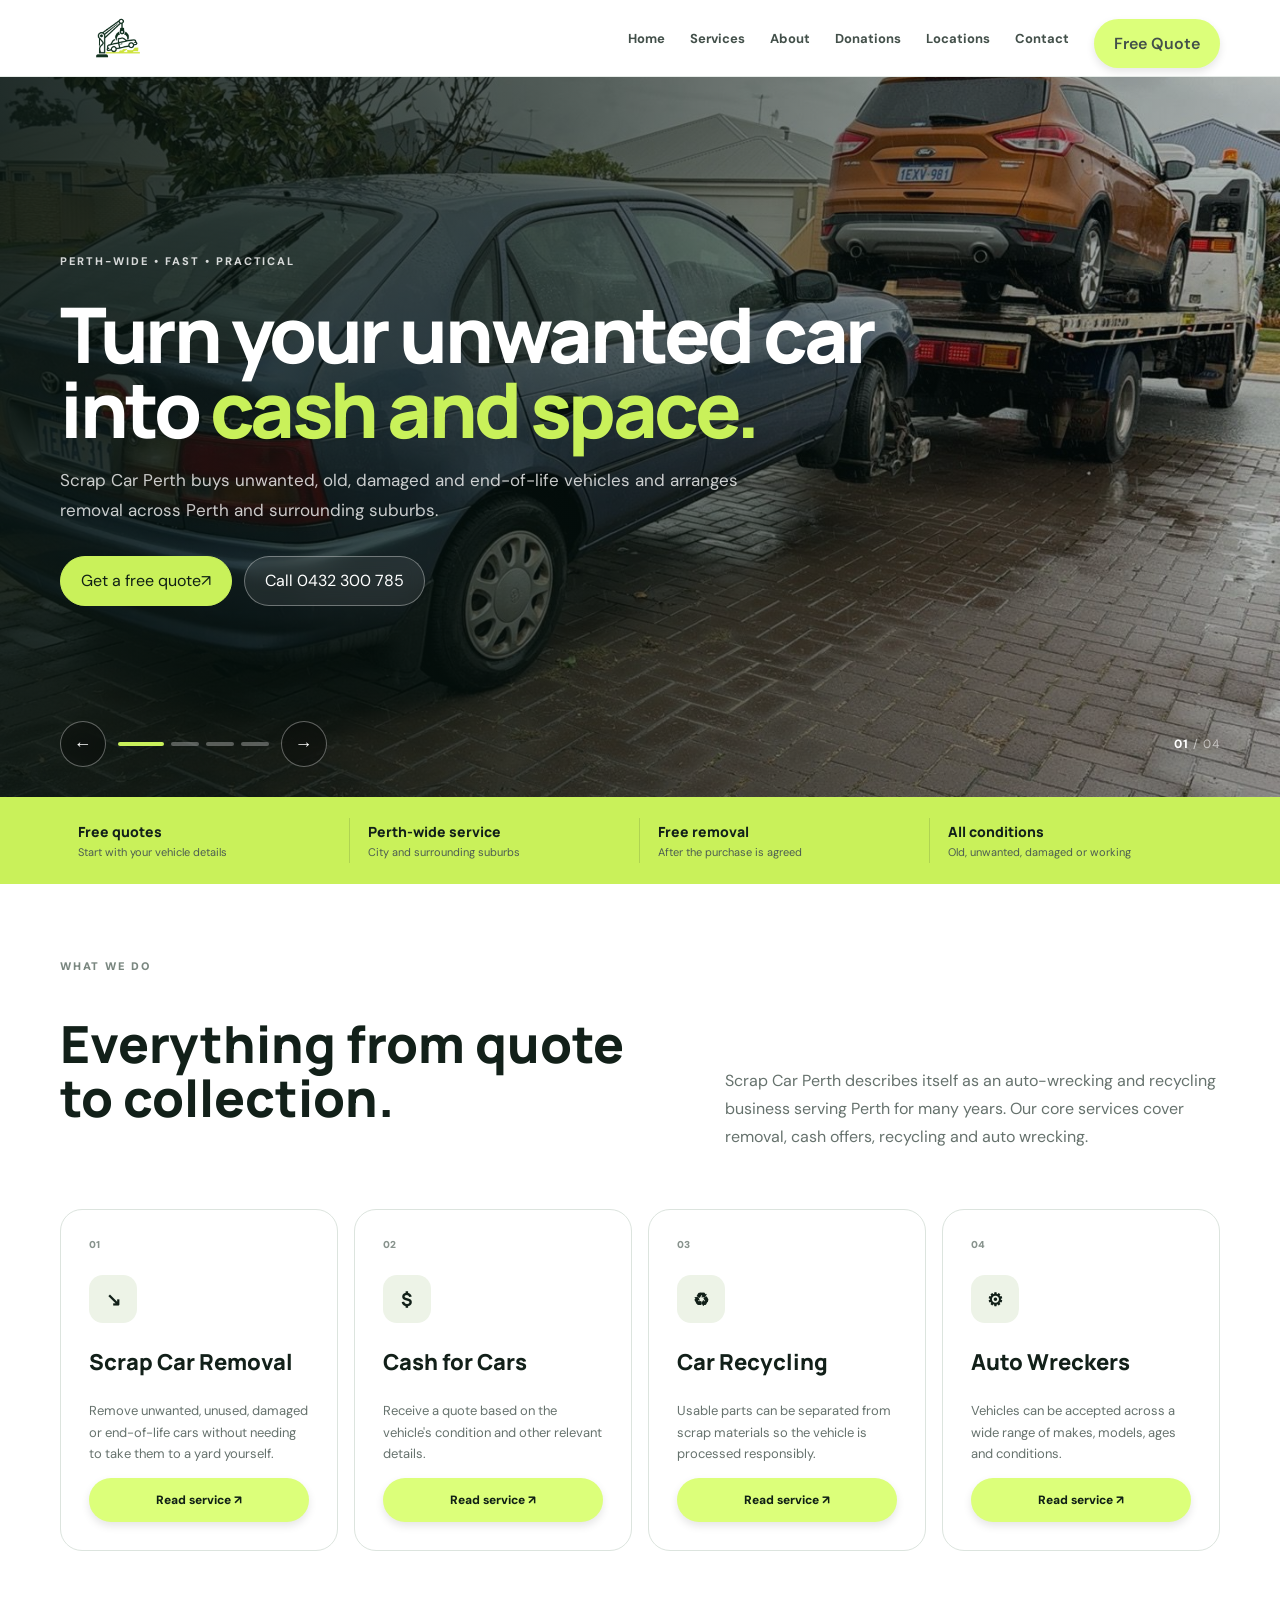
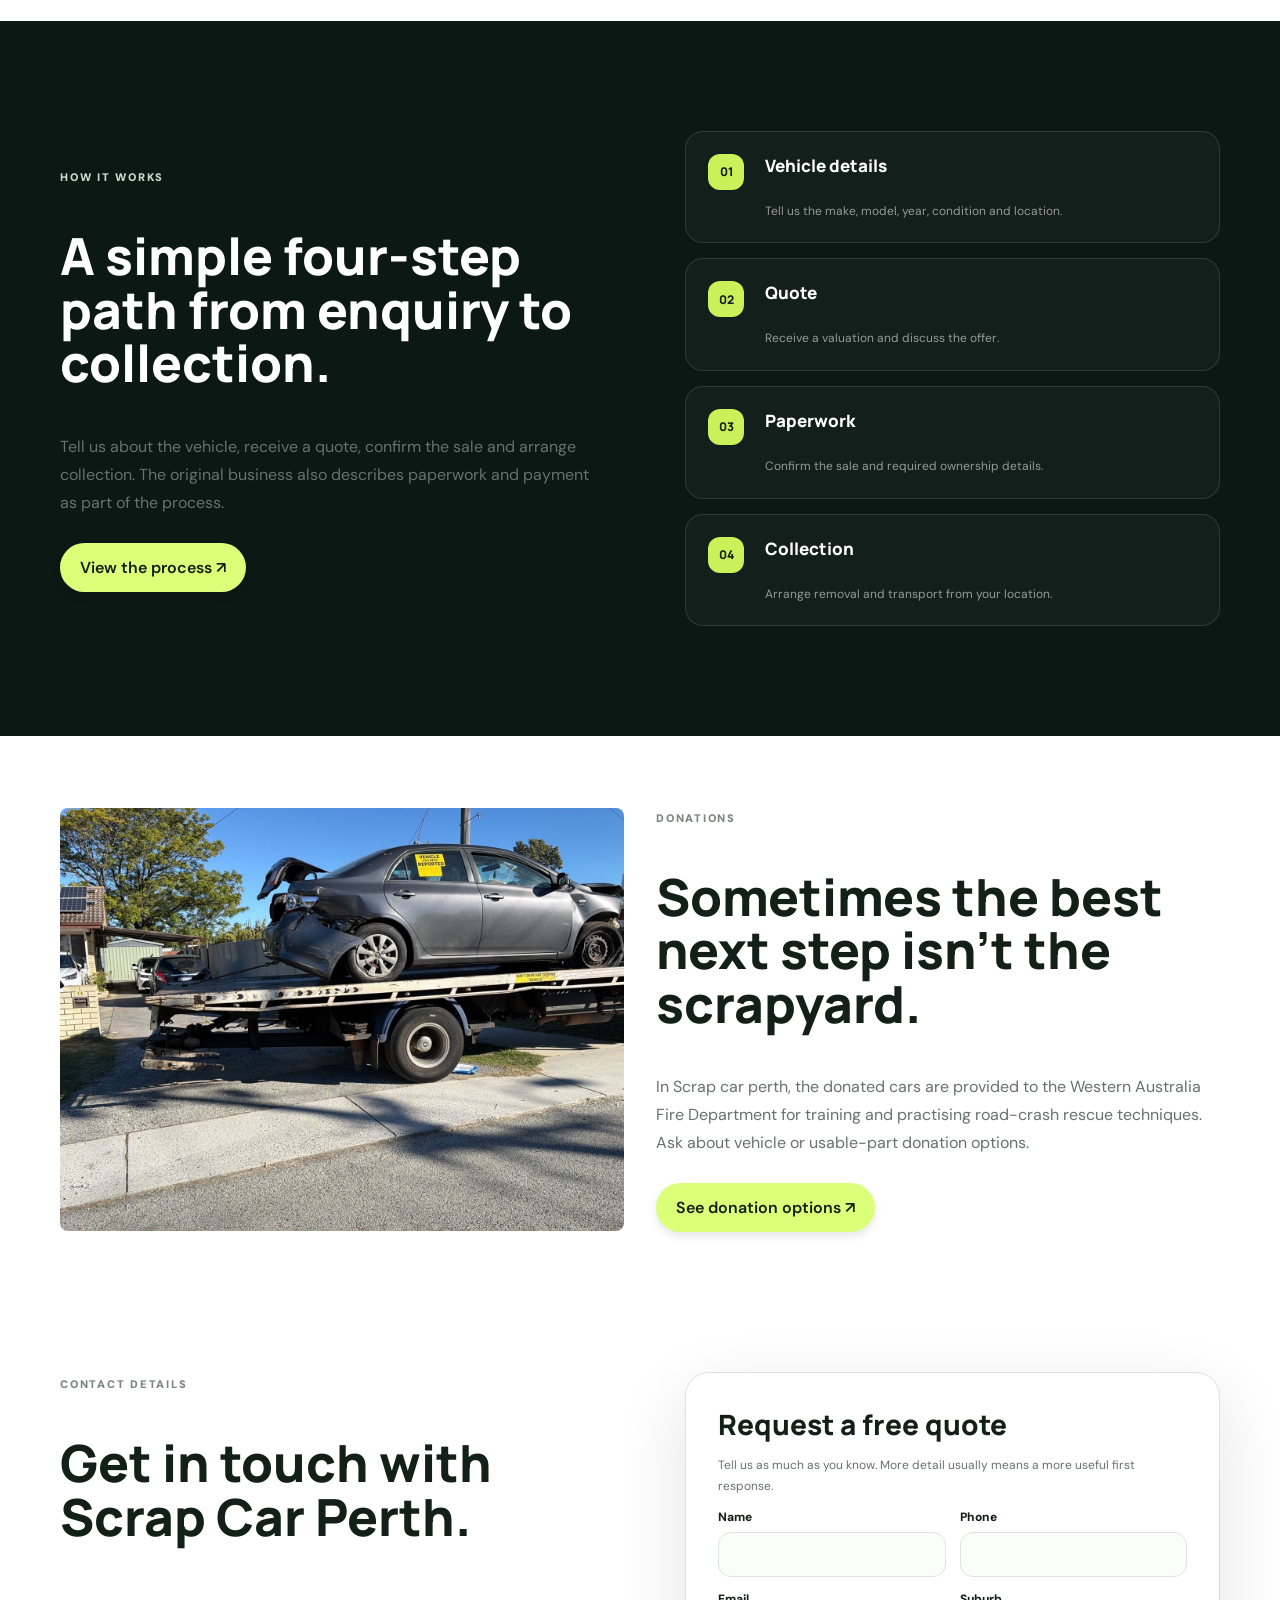
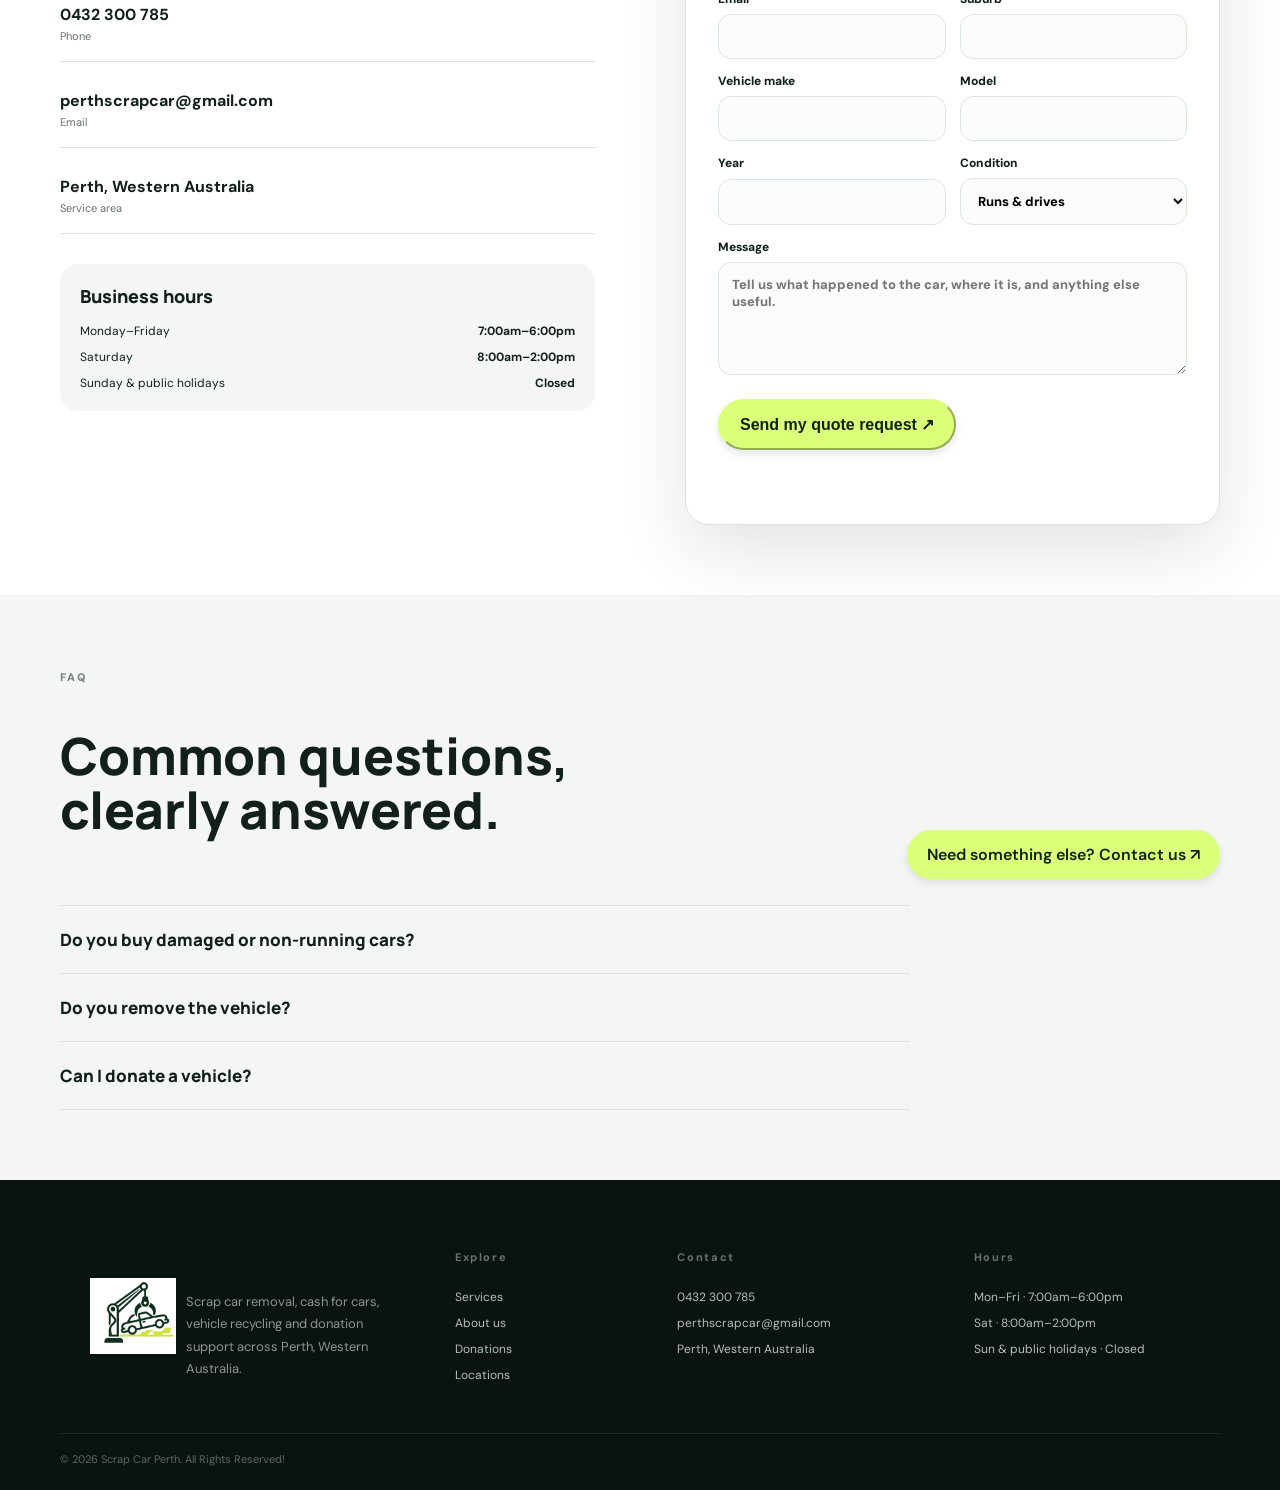
<file: index.html>
<!doctype html>
<html lang="en-AU">

<head>
    <meta charset="UTF-8">
    <meta name="viewport" content="width=device-width, initial-scale=1.0">
    <meta name="theme-color" content="#0f1d18">
    <link rel="preconnect" href="https://fonts.googleapis.com">
    <link rel="preconnect" href="https://fonts.gstatic.com" crossorigin>
    <link
        href="https://fonts.googleapis.com/css2?family=DM+Sans:wght@400;500;600;700&family=Manrope:wght@600;700;800&display=swap"
        rel="stylesheet">
    <link rel="stylesheet" href="styles.css">
    <meta name="description"
        content="Scrap Car Perth offers scrap car removal, cash for cars, recycling and vehicle donation support across Perth, Western Australia.">
    <title>Scrap Car Perth | Cash for Cars & Car Removal</title>
    <link rel="icon" type="image/png" href="images/logo2.png">
</head>

<body>
    <header class="header">
        <div class="container nav-wrap"><a class="logo" href="index.html">
            <img src="images/logo.png" class="logo" alt="">
           </a>
                    
                    <button class="menu-toggle" aria-label="Open navigation" aria-expanded="false"><span></span><span></span><span></span></button>

            <nav class="nav"><a href="index.html">Home</a><a href="services.html">Services</a><a
                    href="about.html">About</a><a href="donations.html">Donations</a><a
                    href="locations.html">Locations</a><a href="contact.html">Contact</a><a class="btn btn-primary submit-btn btn-outline""
                    href="contact.html#quote">Free Quote</a></nav>
        </div>
    </header>
    <main>
        <section class="hero-slider" id="hero">
            <div class="slides">
                <div class="slide active" style="--bg:url('images/extra.jpg')">
                    <div class="container hero-content"><span class="kicker">PERTH-WIDE • FAST • PRACTICAL</span>
                        <h1>Turn your unwanted car into <em>cash and space.</em></h1>
                        <p>Scrap Car Perth buys unwanted, old, damaged and end-of-life vehicles and arranges removal
                            across Perth and surrounding suburbs.</p>
                        <div class="hero-actions"><a class="btn btn-primary" href="contact.html#quote">Get a free quote
                                <span>↗</span></a><a class="btn btn-outline" href="tel:+61432300785">Call 0432 300
                                785</a></div>
                    </div>
                </div>
                <div class="slide" style="--bg:url('images/contact1.jpg')">
                    <div class="container hero-content">
                        <span class="kicker">DONATE A VEHICLE</span>
                        <h1>
                            Your unwanted car could have
                            <em>another purpose.</em>
                        </h1>
                        <p>
                            Scrap Car Perth provides donated vehicles
                            to the Western Australia Fire Department for road-crash
                            rescue training. You can also enquire about donating
                            usable parts.
                        </p>
                        <div class="hero-actions">
                            <a class="btn btn-primary" href="donations.html#donation-form">
                                Make a donation enquiry <span>↗</span>
                            </a>
                            <a class="btn btn-primary submit-btn btn-outline" href="contact.html#quote">
                                Get a free quote
                            </a>
                        </div>

                    </div>
                </div>
                <div class="slide" style="--bg:url('images/about1.jpg')">
                    <div class="container hero-content"><span class="kicker">CASH FOR CARS</span>
                        <h1>Good car. Old car. Damaged car. <em>Let's talk.</em></h1>
                        <p>Quotes are based on the vehicle's condition, make, model and circumstances. A vehicle
                            evaluation can be arranged when more information is needed.</p>
                        <div class="hero-actions"><a class="btn btn-primary" href="contact.html#quote">Start my
                                valuation <span>↗</span></a><a class="btn btn-outline" href="services.html#cash">Explore
                                cash for cars</a></div>
                    </div>
                </div>
                <div class="slide" style="--bg:url('images/services1.jpg')">
                    <div class="container hero-content"><span class="kicker">RECYCLE • REUSE • RECOVER</span>
                        <h1>Make the next chapter of your vehicle <em>count.</em></h1>
                        <p>Vehicles can be dismantled so reusable components are separated from materials that can be
                            sent for appropriate recycling and disposal.</p>
                        <div class="hero-actions"><a class="btn btn-primary" href="services.html#recycling">See our
                                recycling process <span>↗</span></a><a class="btn btn-outline"
                                href="donations.html">Explore donations</a></div>
                    </div>
                </div>

            </div>
            <div class="container slider-controls">
                <button class="prev" aria-label="Previous slide">←</button>

                <div class="dots"></div>

                <button class="next" aria-label="Next slide">→</button>

                <span class="slide-count">
                    <b id="currentSlide">01</b> / 04
                </span>
            </div>
        </section>
        <section class="trust-band">
            <div class="container trust-grid">
                <div><b>Free quotes</b><span>Start with your vehicle details</span></div>
                <div><b>Perth-wide service</b><span>City and surrounding suburbs</span></div>
                <div><b>Free removal</b><span>After the purchase is agreed</span></div>
                <div><b>All conditions</b><span>Old, unwanted, damaged or working</span></div>
            </div>
        </section>
        <section class="section">
            <div class="container">
                <div class="section-head reveal">
                    <div><span class="eyebrow">WHAT WE DO</span>
                        <h2>Everything from quote to collection.</h2>
                    </div>
                    <p>Scrap Car Perth describes itself as an auto-wrecking and recycling business serving Perth for
                        many years. Our core services cover removal, cash offers, recycling and auto wrecking.</p>
                </div>
                <div class="cards four">
                    <article class="card reveal"><span class="number">01</span>
                        <div class="card-icon">↘</div>
                        <h3>Scrap Car Removal</h3>
                        <p>Remove unwanted, unused, damaged or end-of-life cars without needing to take them to a yard
                            yourself.</p><a href="services.html#removal" class="btn btn-primary submit-btn">Read service
                            <span>↗</span></a>
                    </article>
                    <article class="card reveal delay-1"><span class="number">02</span>
                        <div class="card-icon">$</div>
                        <h3>Cash for Cars</h3>
                        <p>Receive a quote based on the vehicle's condition and other relevant details.</p><a
                            href="services.html#cash" class="btn btn-primary submit-btn">Read service <span>↗</span></a>
                    </article>
                    <article class="card reveal delay-2"><span class="number">03</span>
                        <div class="card-icon">♻</div>
                        <h3>Car Recycling</h3>
                        <p>Usable parts can be separated from scrap materials so the vehicle is processed responsibly.
                        </p><a href="services.html#recycling" class="btn btn-primary submit-btn">Read service
                            <span>↗</span></a>
                    </article>
                    <article class="card reveal delay-3"><span class="number">04</span>
                        <div class="card-icon">⚙</div>
                        <h3>Auto Wreckers</h3>
                        <p>Vehicles can be accepted across a wide range of makes, models, ages and conditions.</p><a
                            href="services.html#wreckers" class="btn btn-primary submit-btn">Read service
                            <span>↗</span></a>
                    </article>
                </div>
            </div>
        </section>
        <section class="feature-split dark">
            <div class="container split">
                <div class="split-copy reveal"><span class="eyebrow light">HOW IT WORKS</span>
                    <h2>A simple four-step path from enquiry to collection.</h2>
                    <p>Tell us about the vehicle, receive a quote, confirm the sale and arrange collection. The original
                        business also describes paperwork and payment as part of the process.</p><a
                        class="btn btn-light submit-btn" href="services.html#process">View the process
                        <span>↗</span></a>
                </div>
                <div class="steps reveal delay-1">
                    <div><b>01</b><strong>Vehicle details</strong><span>Tell us the make, model, year, condition and
                            location.</span></div>
                    <div><b>02</b><strong>Quote</strong><span>Receive a valuation and discuss the offer.</span></div>
                    <div><b>03</b><strong>Paperwork</strong><span>Confirm the sale and required ownership
                            details.</span></div>
                    <div><b>04</b><strong>Collection</strong><span>Arrange removal and transport from your
                            location.</span></div>
                </div>
            </div>
        </section>
        <section class="section donation-preview">
             <div class="container donation-home">
                <div class="donation-art reveal">
                    <img src="images/index1.jpg" alt=""> 

                </div>
                <div class="reveal delay-1"><span class="eyebrow">DONATIONS</span>
                    <h2>Sometimes the best next step isn't the scrapyard.</h2>
                    <p>In Scrap car perth, the donated cars are provided to the Western Australia Fire Department
                        for training and practising road-crash rescue techniques. Ask about vehicle or usable-part
                        donation options.</p><a class="btn btn-primary submit-btn" href="donations.html">See donation
                        options
                        <span>↗</span></a>
                </div>
            </div>
        </section>
        <section class="section" id="quote">
            <div class="container contact-layout">
                <div><span class="eyebrow">CONTACT DETAILS</span>
                    <h2>Get in touch with Scrap Car Perth.</h2>
                    <div class="contact-card-list"><a href="tel:+61432300785"><b>0432 300
                                785</b><span>Phone</span></a><a
                            href="mailto:perthscrapcar@gmail.com"><b>perthscrapcar@gmail.com</b><span>Email</span></a>
                        <div><b>Perth, Western Australia</b><span>Service area</span></div>
                    </div>
                    <div class="hours-card">
                        <h3>Business hours</h3>
                        <div><span>Monday–Friday</span><b>7:00am–6:00pm</b></div>
                        <div><span>Saturday</span><b>8:00am–2:00pm</b></div>
                        <div><span>Sunday & public holidays</span><b>Closed</b></div>
                    </div>
                </div>
                <form class="form-card" action="https://formspree.io/f/meajkddd" method="POST"><input type="hidden"
                        name="form_type" value="Free quote">
                    <h3>Request a free quote</h3>
                    <p class="small">Tell us as much as you know. More detail usually means a more useful first
                        response.
                    </p>
                    <div class="form-row"><label>Name<input required name="name"
                                autocomplete="name"></label><label>Phone<input required name="phone"
                                autocomplete="tel"></label></div>
                    <div class="form-row"><label>Email<input type="email" name="email"
                                autocomplete="email"></label><label>Suburb<input required name="suburb"
                                autocomplete="address-level2"></label></div>
                    <div class="form-row"><label>Vehicle make<input required name="make"></label><label>Model<input
                                required name="model"></label></div>
                    <div class="form-row"><label>Year<input name="year"
                                inputmode="numeric"></label><label>Condition<select name="condition">
                                <option>Runs & drives</option>
                                <option>Runs but needs work</option>
                                <option>Does not run</option>
                                <option>Accident damaged</option>
                                <option>Scrap / end of life</option>
                                <option>Not sure</option>
                            </select></label></div><label>Message<textarea name="message" rows="5"
                            placeholder="Tell us what happened to the car, where it is, and anything else useful."></textarea></label>
                    <button class="btn btn-primary submit-btn" type="submit">Send my quote request
                        <span>↗</span></button>
                    <p class="form-status" aria-live="polite"></p>
                </form>
            </div>
        </section>
        <section class="section faq-home">
            <div class="container">
                <div class="section-head compact">
                    <div><span class="eyebrow">FAQ</span>
                        <h2>Common questions, clearly answered.</h2>
                    </div><a class="text-link btn btn-primary submit-btn" href="contact.html">Need something else?
                        Contact us ↗</a>
                </div>
                <div class="faq-grid">
                    <details class="reveal">
                        <summary>Do you buy damaged or non-running cars?</summary>
                        <p>Yes. We buy vehicles in a wide range of conditions,
                            including damaged, wrecked, unwanted, unused and working vehicles.</p>
                    </details>
                    <details class="reveal delay-1">
                        <summary>Do you remove the vehicle?</summary>
                        <p>We are a free car removal across Perth and surrounding suburbs once the
                            purchase has been agreed.</p>
                    </details>
                    <details class="reveal delay-2">
                        <summary>Can I donate a vehicle?</summary>
                        <p>Yes. Unwanted vehicles can be donated and that some donated cars are
                            provided to the Western Australia Fire Department for rescue training.</p>
                    </details>
                </div>
            </div>
        </section>
    </main>
    <footer class="footer">
        <div class="container footer-grid">
            <div class="container nav-wrap">
                <a class="logo" href="index.html">

                    <img src="images/logo2.png" class="logo-footer " alt="">
                    
                    <p class="text_footer">Scrap car removal, cash for cars, vehicle recycling and donation support across Perth, Western
                        Australia.</p>
                </a> 
                
            </div>
            <div>
                <h4>Explore</h4><a href="services.html">Services</a><a href="about.html">About us</a><a
                    href="donations.html">Donations</a><a href="locations.html">Locations</a>
            </div>
            <div>
                <h4>Contact</h4><a href="tel:+61432300785">0432 300 785</a><a
                    href="mailto:perthscrapcar@gmail.com">perthscrapcar@gmail.com</a><span>Perth, Western
                    Australia</span>
            </div>
            <div>
                <h4>Hours</h4><span>Mon–Fri · 7:00am–6:00pm</span><span>Sat · 8:00am–2:00pm</span><span>Sun & public
                    holidays · Closed</span>
            </div>
        </div>
        <div class="container footer-bottom"><span>© 2026 Scrap Car Perth. All Rights Reserved!</div>
    </footer>
    <div class="toast" id="toast"></div>
    <script src="script.js"></script>
</body>

</html>
</file>
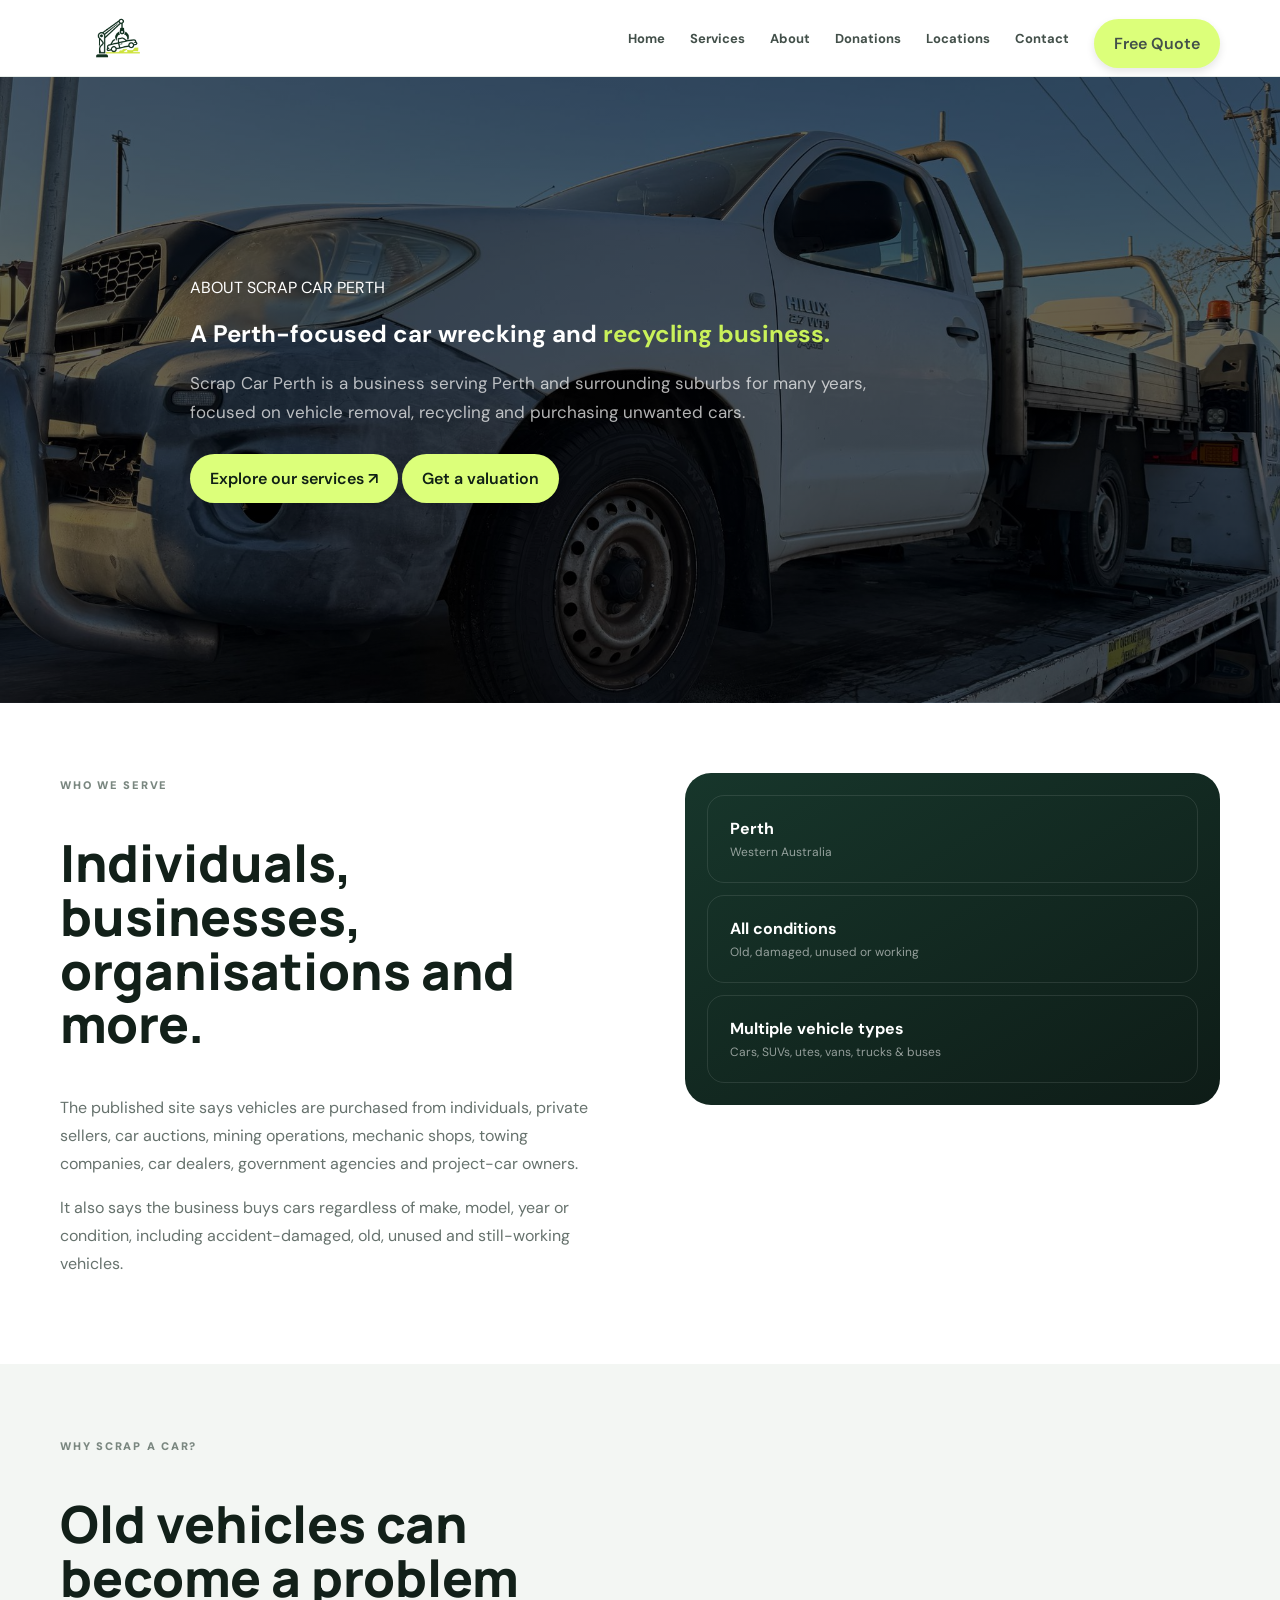
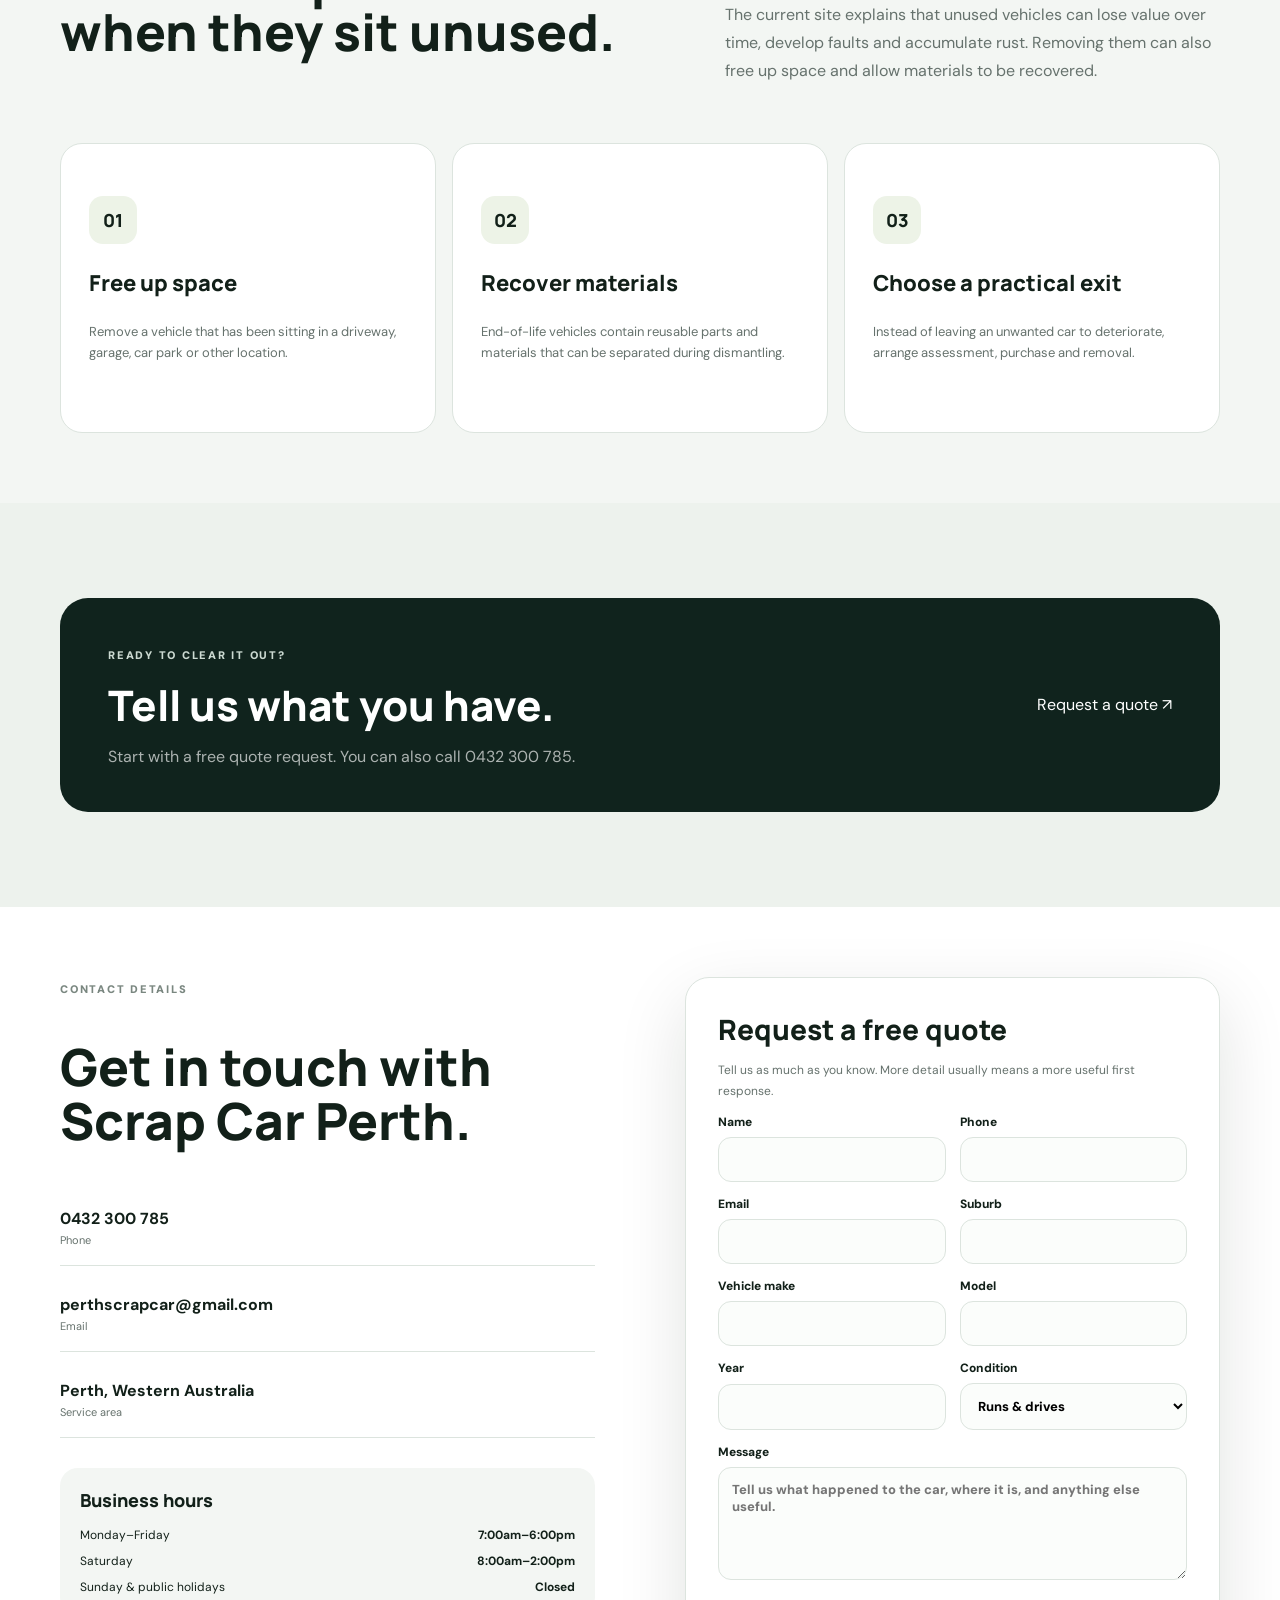
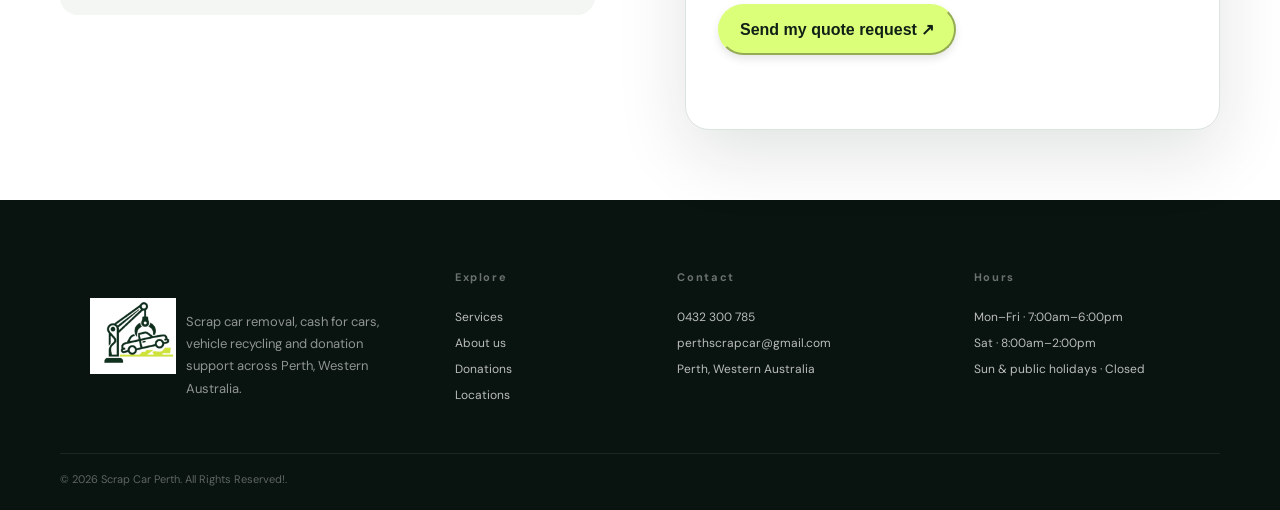
<file: about.html>
<!doctype html>
<html lang="en-AU">

<head>
    <meta charset="UTF-8">
    <meta name="viewport" content="width=device-width, initial-scale=1.0">
    <meta name="theme-color" content="#0f1d18">
    <link rel="preconnect" href="https://fonts.googleapis.com">
    <link rel="preconnect" href="https://fonts.gstatic.com" crossorigin>
    <link
        href="https://fonts.googleapis.com/css2?family=DM+Sans:wght@400;500;600;700&family=Manrope:wght@600;700;800&display=swap"
        rel="stylesheet">
    <link rel="stylesheet" href="styles.css">
    <title>About | Scrap Car Perth</title>
    <link rel="icon" type="image/png" href="images/logo2.png">
</head>

<body>
    <header class="header">
        <div class="container nav-wrap"><a class="logo" href="index.html">
         <img src="images/logo.png" class="logo" alt="">
        </a>
                    
                    <button class="menu-toggle" aria-label="Open navigation" aria-expanded="false"><span></span><span></span><span></span></button>

            <nav class="nav"><a href="index.html">Home</a><a href="services.html">Services</a><a
                    href="about.html">About</a><a href="donations.html">Donations</a><a
                    href="locations.html">Locations</a><a href="contact.html">Contact</a><a class="btn btn-primary submit-btn btn-outline""
                    href="contact.html#quote">Free Quote</a></nav>
        </div>
    </header>
    <section class="page-hero compact-hero" style="--bg:url('images/about1.jpg')">
        <div class="container hero-content page-hero-inner">
            <span class="kicker">ABOUT SCRAP CAR PERTH</span>
            <h1>A Perth-focused car wrecking and <em>recycling business.</em></h1>
            <p>Scrap Car Perth is a business serving Perth and surrounding suburbs for many years, focused on vehicle removal, recycling and purchasing unwanted cars.</p>
            <div class="hero-actions">
                <a class="btn btn-primary submit-btn" href="services.html">Explore our services <span>↗</span></a>
                <a class="btn btn-primary submit-btn btn-outline" href="contact.html#quote">Get a valuation</a>
            </div>
        </div>
    </section>
    <section class="section">
        <div class="container about-layout">
            <div><span class="eyebrow">WHO WE SERVE</span>
                <h2>Individuals, businesses, organisations and more.</h2>
                <p>The published site says vehicles are purchased from individuals, private sellers, car auctions,
                    mining operations, mechanic shops, towing companies, car dealers, government agencies and
                    project-car owners.</p>
                <p>It also says the business buys cars regardless of make, model, year or condition, including
                    accident-damaged, old, unused and still-working vehicles.</p>
            </div>
            <div class="about-card">
                <div class="mini-stat"><b>Perth</b><span>Western Australia</span></div>
                <div class="mini-stat"><b>All conditions</b><span>Old, damaged, unused or working</span></div>
                <div class="mini-stat"><b>Multiple vehicle types</b><span>Cars, SUVs, utes, vans, trucks & buses</span>
                </div>
            </div>
        </div>
    </section>
    <section class="section alt">
        <div class="container">
            <div class="section-head">
                <div><span class="eyebrow">WHY SCRAP A CAR?</span>
                    <h2>Old vehicles can become a problem when they sit unused.</h2>
                </div>
                <p>The current site explains that unused vehicles can lose value over time, develop faults and
                    accumulate rust. Removing them can also free up space and allow materials to be recovered.</p>
            </div>
            <div class="cards three">
                <article class="card reveal">
                    <div class="card-icon">01</div>
                    <h3>Free up space</h3>
                    <p>Remove a vehicle that has been sitting in a driveway, garage, car park or other location.</p>
                </article>
                <article class="card reveal delay-1">
                    <div class="card-icon">02</div>
                    <h3>Recover materials</h3>
                    <p>End-of-life vehicles contain reusable parts and materials that can be separated during
                        dismantling.</p>
                </article>
                <article class="card reveal delay-2">
                    <div class="card-icon">03</div>
                    <h3>Choose a practical exit</h3>
                    <p>Instead of leaving an unwanted car to deteriorate, arrange assessment, purchase and removal.</p>
                </article>
            </div>
        </div>
    </section>
    <section class="quote-callout">
        <div class="container callout">
            <div><span class="eyebrow light">READY TO CLEAR IT OUT?</span>
                <h2>Tell us what you have.</h2>
                <p>Start with a free quote request. You can also call 0432 300 785.</p>
            </div><a class="btn btn-light" href="contact.html#quote">Request a quote <span>↗</span></a>
        </div>
    </section>
    <section class="section" id="quote">
        <div class="container contact-layout">
            <div><span class="eyebrow">CONTACT DETAILS</span>
                <h2>Get in touch with Scrap Car Perth.</h2>
                <div class="contact-card-list"><a href="tel:+61432300785"><b>0432 300 785</b><span>Phone</span></a><a
                        href="mailto:perthscrapcar@gmail.com"><b>perthscrapcar@gmail.com</b><span>Email</span></a>
                    <div><b>Perth, Western Australia</b><span>Service area</span></div>
                </div>
                <div class="hours-card">
                    <h3>Business hours</h3>
                    <div><span>Monday–Friday</span><b>7:00am–6:00pm</b></div>
                    <div><span>Saturday</span><b>8:00am–2:00pm</b></div>
                    <div><span>Sunday & public holidays</span><b>Closed</b></div>
                </div>
            </div>
            <form class="form-card" action="https://formspree.io/f/meajkddd" method="POST"><input type="hidden"
                    name="form_type" value="Free quote">
                <h3>Request a free quote</h3>
                <p class="small">Tell us as much as you know. More detail usually means a more useful first response.
                </p>
                <div class="form-row"><label>Name<input required name="name"
                            autocomplete="name"></label><label>Phone<input required name="phone"
                            autocomplete="tel"></label></div>
                <div class="form-row"><label>Email<input type="email" name="email"
                            autocomplete="email"></label><label>Suburb<input required name="suburb"
                            autocomplete="address-level2"></label></div>
                <div class="form-row"><label>Vehicle make<input required name="make"></label><label>Model<input required
                            name="model"></label></div>
                <div class="form-row"><label>Year<input name="year" inputmode="numeric"></label><label>Condition<select
                            name="condition">
                            <option>Runs & drives</option>
                            <option>Runs but needs work</option>
                            <option>Does not run</option>
                            <option>Accident damaged</option>
                            <option>Scrap / end of life</option>
                            <option>Not sure</option>
                        </select></label></div><label>Message<textarea name="message" rows="5"
                        placeholder="Tell us what happened to the car, where it is, and anything else useful."></textarea></label><button
                    class="btn btn-primary submit-btn" type="submit">Send my quote request <span>↗</span></button>
                <p class="form-status" aria-live="polite"></p>
            </form>
        </div>
    </section>
    <footer class="footer">
        <div class="container footer-grid">
            <div class="container nav-wrap">
                <a class="logo" href="index.html">

                    <img src="images/logo2.png" class="logo-footer " alt="">
                    
                    <p class="text_footer">Scrap car removal, cash for cars, vehicle recycling and donation support across Perth, Western
                        Australia.</p>
                </a> 
                
            </div>
            <div>
                <h4>Explore</h4><a href="services.html">Services</a><a href="about.html">About us</a><a
                    href="donations.html">Donations</a><a href="locations.html">Locations</a>
            </div>
            <div>
                <h4>Contact</h4><a href="tel:+61432300785">0432 300 785</a><a
                    href="mailto:perthscrapcar@gmail.com">perthscrapcar@gmail.com</a><span>Perth, Western
                    Australia</span>
            </div>
            <div>
                <h4>Hours</h4><span>Mon–Fri · 7:00am–6:00pm</span><span>Sat · 8:00am–2:00pm</span><span>Sun & public
                    holidays · Closed</span>
            </div>
        </div>
        <div class="container footer-bottom"><span>© 2026 Scrap Car Perth. All Rights Reserved!.</div>
    </footer>
    <div class="toast" id="toast"></div>
    <script src="script.js"></script>
</body>

</html>
</file>
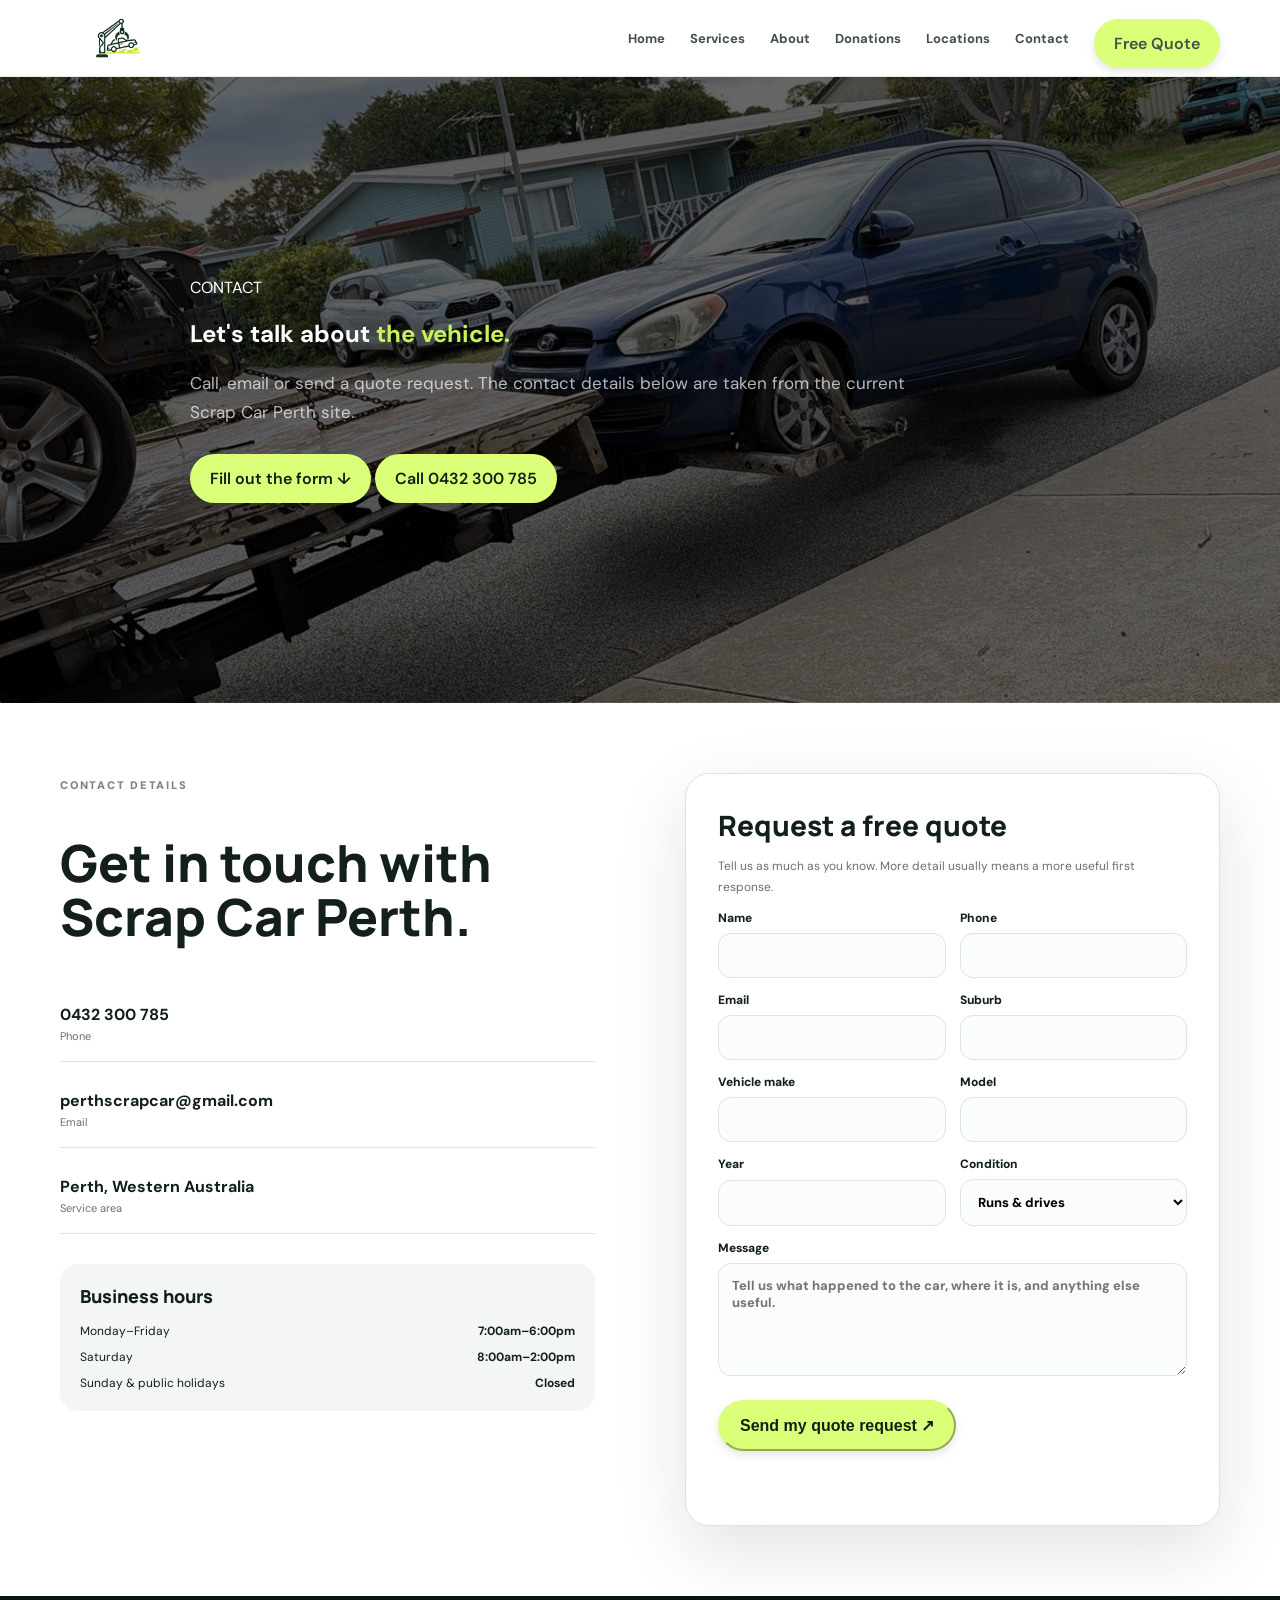
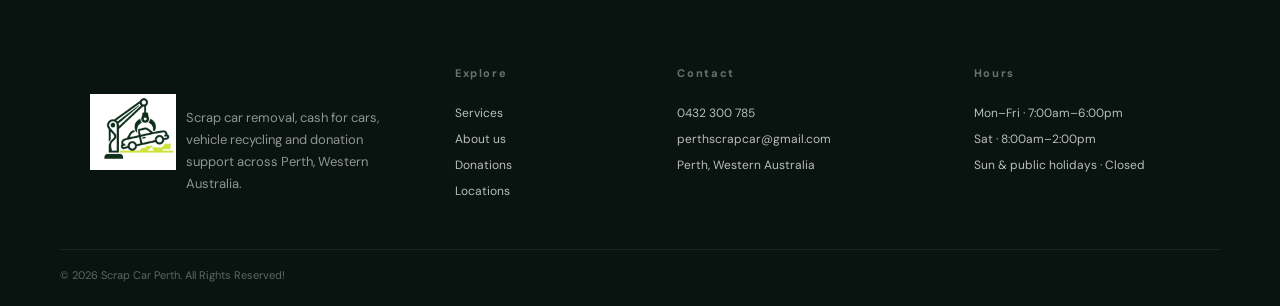
<file: contact.html>
<!doctype html>
<html lang="en-AU">

<head>
    <meta charset="UTF-8">
    <meta name="viewport" content="width=device-width, initial-scale=1.0">
    <meta name="theme-color" content="#0f1d18">
    <link rel="preconnect" href="https://fonts.googleapis.com">
    <link rel="preconnect" href="https://fonts.gstatic.com" crossorigin>
    <link
        href="https://fonts.googleapis.com/css2?family=DM+Sans:wght@400;500;600;700&family=Manrope:wght@600;700;800&display=swap"
        rel="stylesheet">
    <link rel="stylesheet" href="styles.css">
    <title>Contact | Scrap Car Perth</title>
    <link rel="icon" type="image/png" href="images/logo2.png">
</head>

<body>
    <header class="header">
        <div class="container nav-wrap"><a class="logo" href="index.html">
         <img src="images/logo.png" class="logo" alt="">
        </a>
                    
                    <button class="menu-toggle" aria-label="Open navigation" aria-expanded="false"><span></span><span></span><span></span></button>

            <nav class="nav"><a href="index.html">Home</a><a href="services.html">Services</a><a
                    href="about.html">About</a><a href="donations.html">Donations</a><a
                    href="locations.html">Locations</a><a href="contact.html">Contact</a><a class="btn btn-primary submit-btn btn-outline""
                    href="contact.html#quote">Free Quote</a></nav>
        </div>
    </header>
    <section class="page-hero compact-hero" style="--bg:url('images/contact1.jpg')">
        <div class="container hero-content page-hero-inner">
            <span class="kicker">CONTACT</span>
            <h1>Let's talk about <em>the vehicle.</em></h1>
            <p>Call, email or send a quote request. The contact details below are taken from the current Scrap Car Perth site.</p>
            <div class="hero-actions">
                <a class="btn btn-primary submit-btn" href="#quote">Fill out the form <span>↓</span></a>
                <a class="btn btn-primary submit-btn btn-outline" href="tel:+61432300785">Call 0432 300 785</a>
            </div>
        </div>
    </section>
    <section class="section" id="quote">
        <div class="container contact-layout">
            <div><span class="eyebrow">CONTACT DETAILS</span>
                <h2>Get in touch with Scrap Car Perth.</h2>
                <div class="contact-card-list"><a href="tel:+61432300785"><b>0432 300 785</b><span>Phone</span></a><a
                        href="mailto:perthscrapcar@gmail.com"><b>perthscrapcar@gmail.com</b><span>Email</span></a>
                    <div><b>Perth, Western Australia</b><span>Service area</span></div>
                </div>
                <div class="hours-card">
                    <h3>Business hours</h3>
                    <div><span>Monday–Friday</span><b>7:00am–6:00pm</b></div>
                    <div><span>Saturday</span><b>8:00am–2:00pm</b></div>
                    <div><span>Sunday & public holidays</span><b>Closed</b></div>
                </div>
            </div>
            <form class="form-card" action="https://formspree.io/f/meajkddd" method="POST"><input type="hidden"
                    name="form_type" value="Free quote">
                <h3>Request a free quote</h3>
                <p class="small">Tell us as much as you know. More detail usually means a more useful first response.
                </p>
                <div class="form-row"><label>Name<input required name="name"
                            autocomplete="name"></label><label>Phone<input required name="phone"
                            autocomplete="tel"></label></div>
                <div class="form-row"><label>Email<input type="email" name="email"
                            autocomplete="email"></label><label>Suburb<input required name="suburb"
                            autocomplete="address-level2"></label></div>
                <div class="form-row"><label>Vehicle make<input required name="make"></label><label>Model<input required
                            name="model"></label></div>
                <div class="form-row"><label>Year<input name="year" inputmode="numeric"></label><label>Condition<select
                            name="condition">
                            <option>Runs & drives</option>
                            <option>Runs but needs work</option>
                            <option>Does not run</option>
                            <option>Accident damaged</option>
                            <option>Scrap / end of life</option>
                            <option>Not sure</option>
                        </select></label></div><label>Message<textarea name="message" rows="5"
                        placeholder="Tell us what happened to the car, where it is, and anything else useful."></textarea></label><button
                    class="btn btn-primary submit-btn" type="submit">Send my quote request <span>↗</span></button>
                <p class="form-status" aria-live="polite"></p>
            </form>
        </div>
    </section>
    <footer class="footer">
        <div class="container footer-grid">
            <div class="container nav-wrap">
                <a class="logo" href="index.html">

                    <img src="images/logo2.png" class="logo-footer " alt="">
                    
                    <p class="text_footer">Scrap car removal, cash for cars, vehicle recycling and donation support across Perth, Western
                        Australia.</p>
                </a> 
                
            </div>
            <div>
                <h4>Explore</h4><a href="services.html">Services</a><a href="about.html">About us</a><a
                    href="donations.html">Donations</a><a href="locations.html">Locations</a>
            </div>
            <div>
                <h4>Contact</h4><a href="tel:+61432300785">0432 300 785</a><a
                    href="mailto:perthscrapcar@gmail.com">perthscrapcar@gmail.com</a><span>Perth, Western
                    Australia</span>
            </div>
            <div>
                <h4>Hours</h4><span>Mon–Fri · 7:00am–6:00pm</span><span>Sat · 8:00am–2:00pm</span><span>Sun & public
                    holidays · Closed</span>
            </div>
        </div>
        <div class="container footer-bottom"><span>© 2026 Scrap Car Perth. All Rights Reserved!</div>
    </footer>
    <div class="toast" id="toast"></div>
    <script src="script.js"></script>
</body>

</html>
</file>
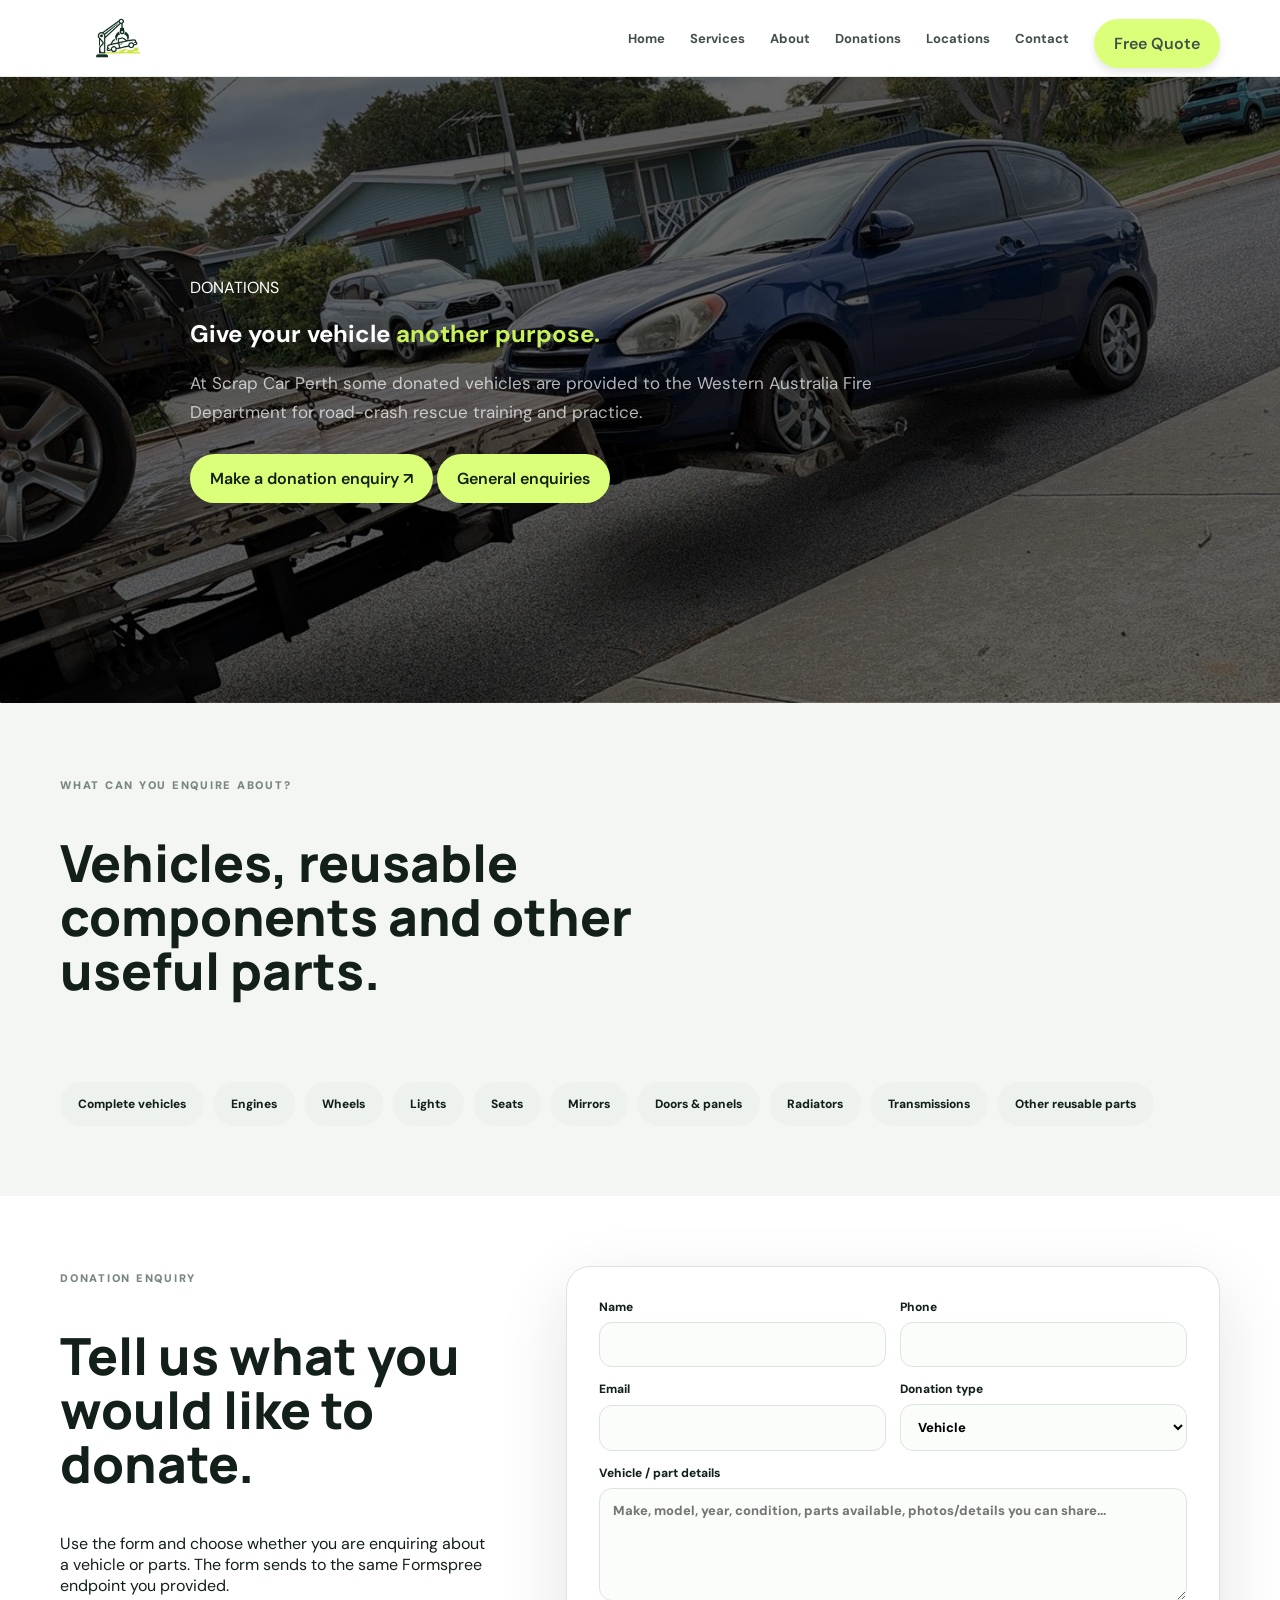
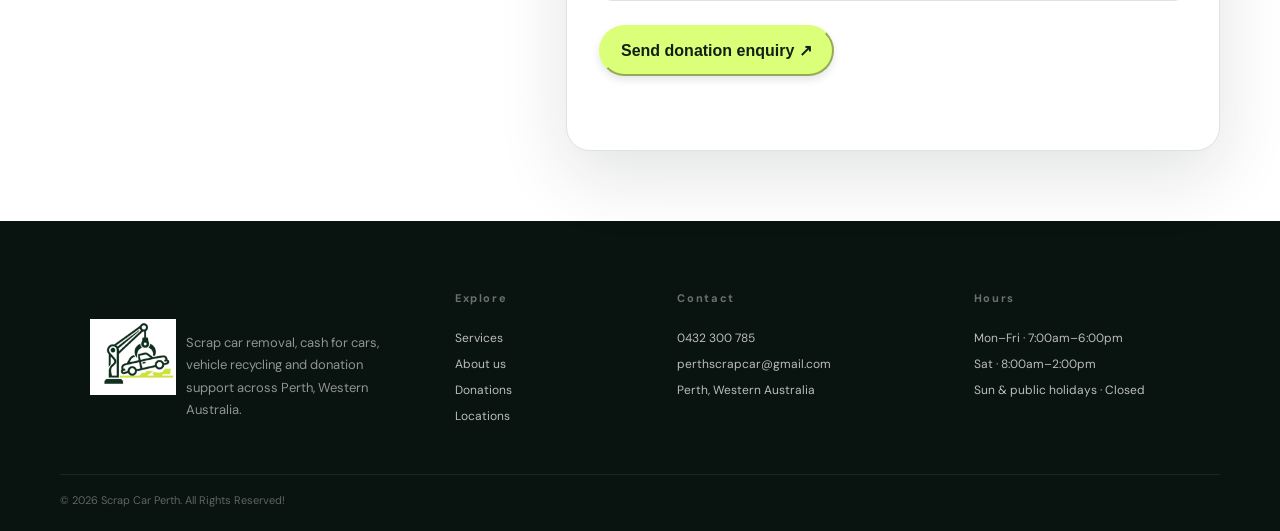
<file: donations.html>
<!doctype html>
<html lang="en-AU">

<head>
    <meta charset="UTF-8">
    <meta name="viewport" content="width=device-width, initial-scale=1.0">
    <meta name="theme-color" content="#0f1d18">
    <link rel="preconnect" href="https://fonts.googleapis.com">
    <link rel="preconnect" href="https://fonts.gstatic.com" crossorigin>
    <link
        href="https://fonts.googleapis.com/css2?family=DM+Sans:wght@400;500;600;700&family=Manrope:wght@600;700;800&display=swap"
        rel="stylesheet">
    <link rel="stylesheet" href="styles.css">

    <title>Donations | Scrap Car Perth</title>
    <link rel="icon" type="image/png" href="images/logo2.png">
</head>

<body>
    <header class="header">
        <div class="container nav-wrap"><a class="logo" href="index.html">
         <img src="images/logo.png" class="logo" alt="">
        </a>
                    
                    <button class="menu-toggle" aria-label="Open navigation" aria-expanded="false"><span></span><span></span><span></span></button>

            <nav class="nav"><a href="index.html">Home</a><a href="services.html">Services</a><a
                    href="about.html">About</a><a href="donations.html">Donations</a><a
                    href="locations.html">Locations</a><a href="contact.html">Contact</a><a class="btn btn-primary submit-btn btn-outline""
                    href="contact.html#quote">Free Quote</a></nav>
        </div>
    </header>
    <section class="page-hero donation-hero" style="--bg:url('images/contact1.jpg')">
        <div class="container hero-content page-hero-inner">
            <span class="kicker">DONATIONS</span>
            <h1>Give your vehicle <em>another purpose.</em></h1>
            <p>At Scrap Car Perth some donated vehicles are provided to the Western Australia Fire Department for road-crash rescue training and practice.</p>
            <div class="hero-actions">
                <a class="btn btn-primary submit-btn" href="#donation-form">Make a donation enquiry <span>↗</span></a>
                <a class="btn btn-primary submit-btn btn-outline" href="contact.html">General enquiries</a>
            </div>
        </div>
    </section>
    <!-- <section class="section">
        <div class="container donation-story">
            <div class="donation-image">
                <img src="images/donations.jpg" alt="scrap car perth | cash for cars | vehicle donation">
          
            </div>
             
            <div class="donation-copy"><span class="eyebrow">HOW IT WORKS</span>
                <p>Contact the business and explain what you would like to donate. The current site says donated cars
                    can be supplied to the Western Australia Fire Department for training and practising road-crash
                    rescue techniques.</p>
                <p>This redesigned site also includes an enquiry route for usable parts. Parts donations should be
                    treated as an enquiry rather than a guaranteed service, so the team can confirm what is suitable.
                </p>
               
            </div>
        </div>
    </section> -->
    <section class="section alt">
        <div class="container">
            <div class="section-head">
                <div><span class="eyebrow">WHAT CAN YOU ENQUIRE ABOUT?</span>
                    <h2>Vehicles, reusable components and other useful parts.</h2>
                </div>
            </div>
            <div class="pill-grid big"><span>Complete
                    vehicles</span><span>Engines</span><span>Wheels</span><span>Lights</span><span>Seats</span><span>Mirrors</span><span>Doors
                    & panels</span><span>Radiators</span><span>Transmissions</span><span>Other reusable parts</span>
            </div>
        </div>
    </section>
    <section class="section" id="donation-form">
        <div class="container form-section">
            <div class="form-intro"><span class="eyebrow">DONATION ENQUIRY</span>
                <h2>Tell us what you would like to donate.</h2>
                <p>Use the form and choose whether you are enquiring about a vehicle or parts. The form sends to the
                    same Formspree endpoint you provided.</p>
            </div>
            <form class="form-card" action="https://formspree.io/f/meajkddd" method="POST"><input type="hidden"
                    name="form_type" value="Donation enquiry">
                <div class="form-row"><label>Name<input required name="name"
                            autocomplete="name"></label><label>Phone<input required name="phone"
                            autocomplete="tel"></label></div>
                <div class="form-row"><label>Email<input type="email" name="email"
                            autocomplete="email"></label><label>Donation type<select name="donation_type">
                            <option>Vehicle</option>
                            <option>Usable parts</option>
                            <option>Not sure</option>
                        </select></label></div><label>Vehicle / part details<textarea required name="details" rows="5"
                        placeholder="Make, model, year, condition, parts available, photos/details you can share..."></textarea></label><button
                    class="btn btn-primary submit-btn" type="submit">Send donation enquiry <span>↗</span></button>
                <p class="form-status" aria-live="polite"></p>
            </form>
        </div>
    </section>
    <footer class="footer">
        <div class="container footer-grid">
            <div class="container nav-wrap">
                <a class="logo" href="index.html">

                    <img src="images/logo2.png" class="logo-footer " alt="">
                    
                    <p class="text_footer">Scrap car removal, cash for cars, vehicle recycling and donation support across Perth, Western
                        Australia.</p>
                </a> 
                
            </div>
            <div>
                <h4>Explore</h4><a href="services.html">Services</a><a href="about.html">About us</a><a
                    href="donations.html">Donations</a><a href="locations.html">Locations</a>
            </div>
            <div>
                <h4>Contact</h4><a href="tel:+61432300785">0432 300 785</a><a
                    href="mailto:perthscrapcar@gmail.com">perthscrapcar@gmail.com</a><span>Perth, Western
                    Australia</span>
            </div>
            <div>
                <h4>Hours</h4><span>Mon–Fri · 7:00am–6:00pm</span><span>Sat · 8:00am–2:00pm</span><span>Sun & public
                    holidays · Closed</span>
            </div>
        </div>
        <div class="container footer-bottom"><span>© 2026 Scrap Car Perth. All Rights Reserved!</div>
    </footer>
    <div class="toast" id="toast"></div>
    <script src="script.js"></script>
</body>

</html>
</file>
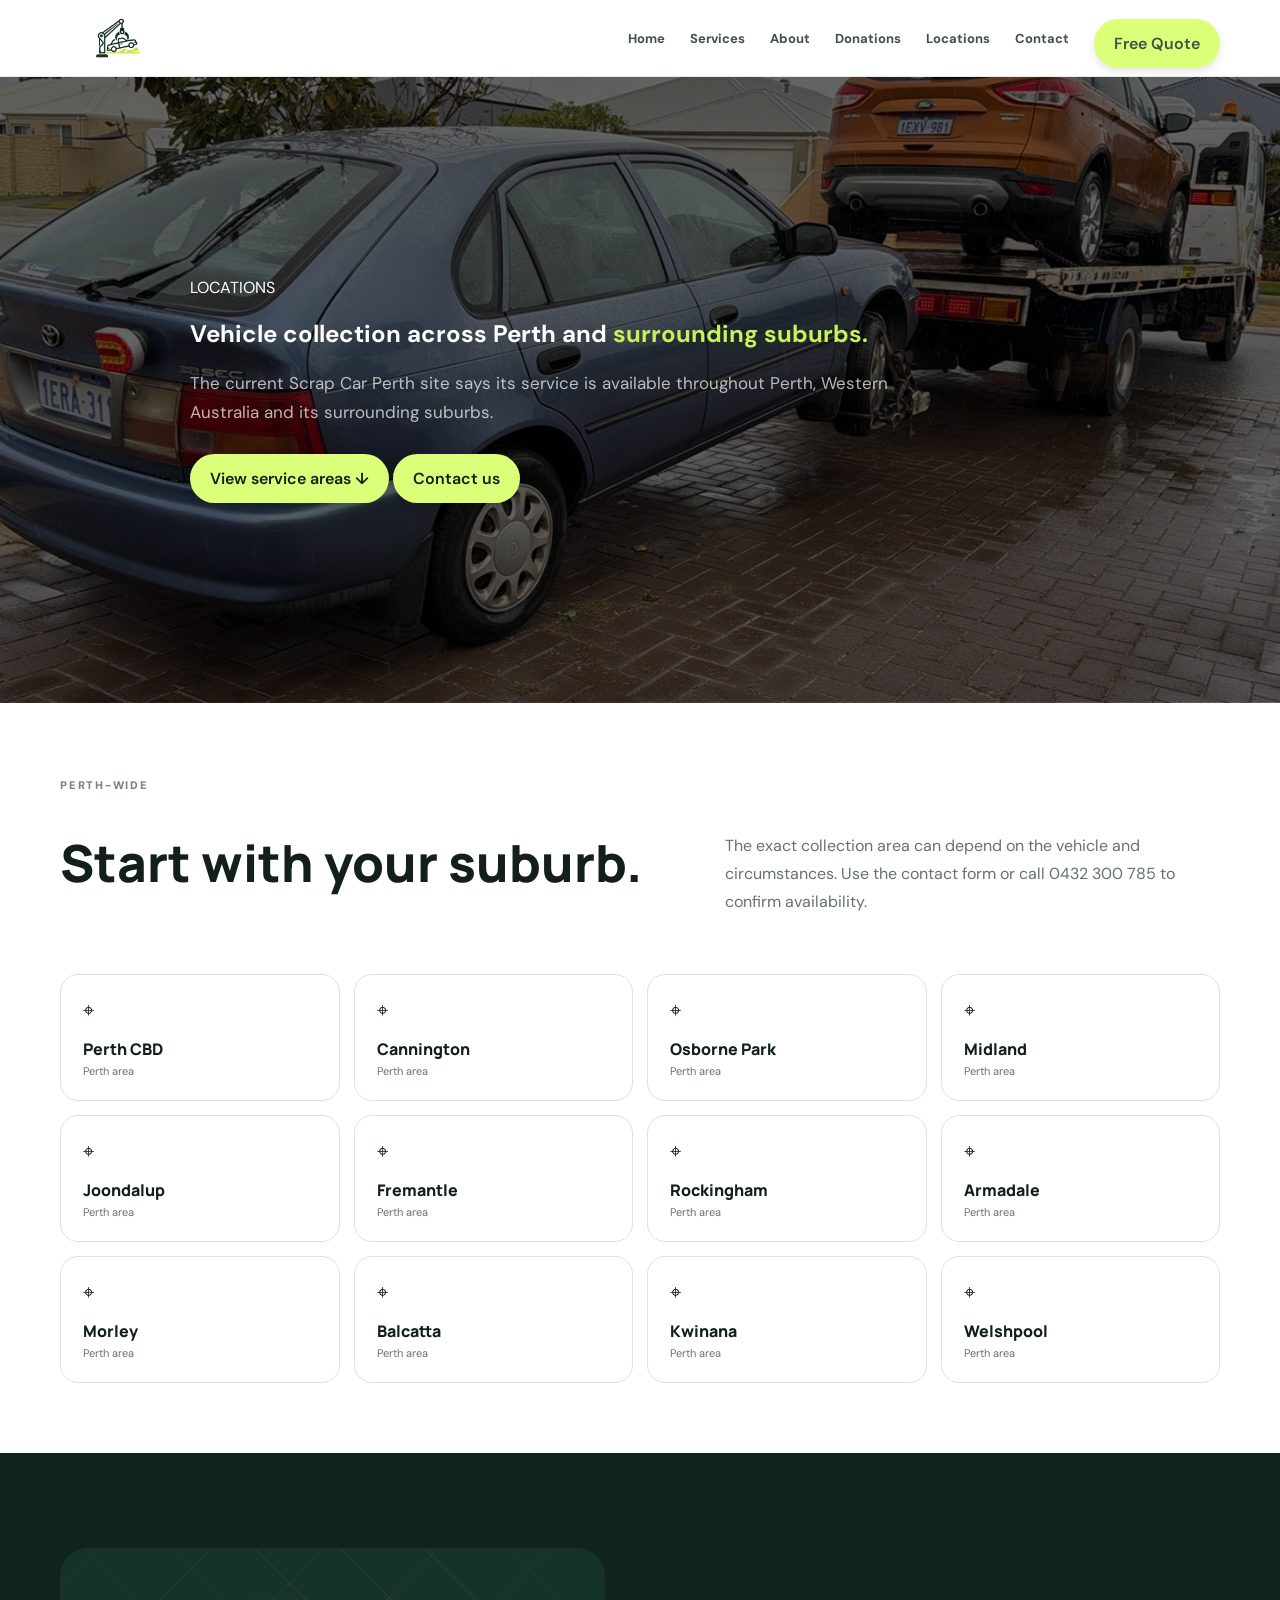
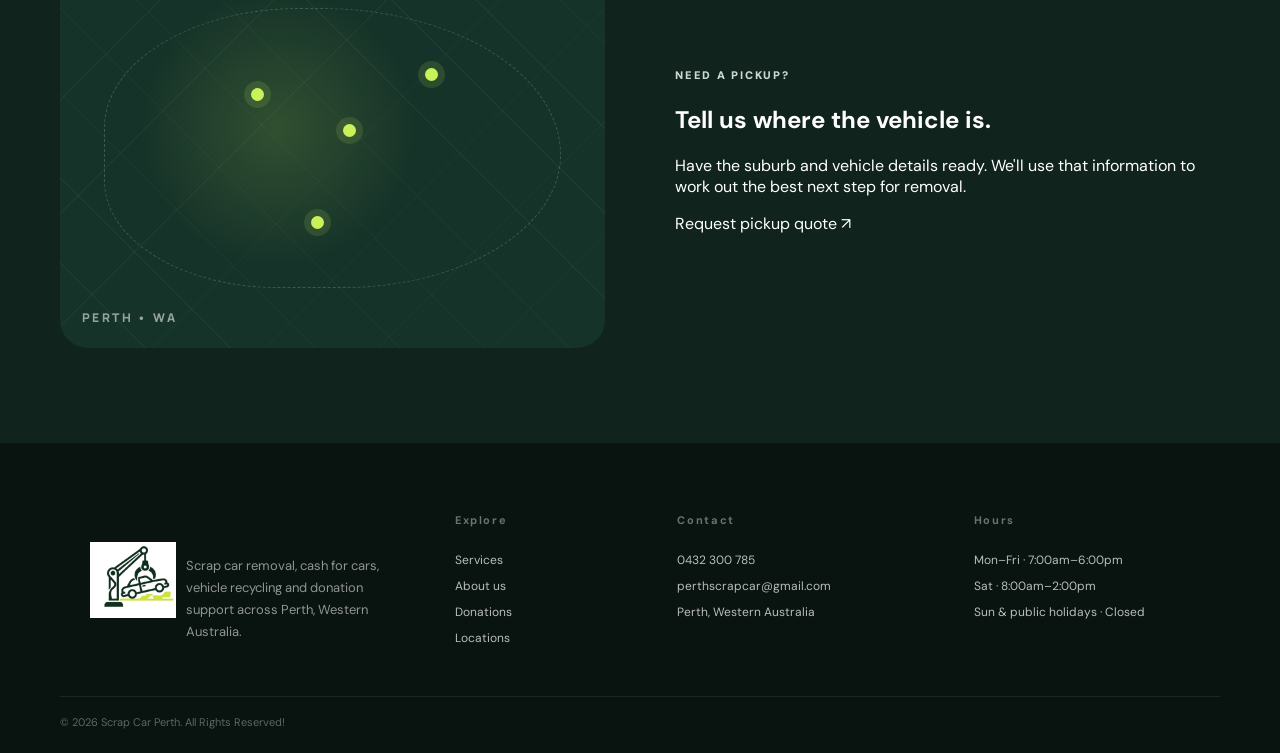
<file: locations.html>
<!doctype html>
<html lang="en-AU">

<head>
    <meta charset="UTF-8">
    <meta name="viewport" content="width=device-width, initial-scale=1.0">
    <meta name="theme-color" content="#0f1d18">
    <link rel="preconnect" href="https://fonts.googleapis.com">
    <link rel="preconnect" href="https://fonts.gstatic.com" crossorigin>
    <link
        href="https://fonts.googleapis.com/css2?family=DM+Sans:wght@400;500;600;700&family=Manrope:wght@600;700;800&display=swap"
        rel="stylesheet">
    <link rel="stylesheet" href="styles.css">
    <title>Locations | Scrap Car Perth</title>
    <link rel="icon" type="image/png" href="images/logo2.png">
</head>

<body>
    <header class="header">
        <div class="container nav-wrap"><a class="logo" href="index.html">
                <img src="images/logo.png" class="logo" alt="">
            </a>

            <button class="menu-toggle" aria-label="Open navigation"
                aria-expanded="false"><span></span><span></span><span></span></button>

            <nav class="nav"><a href="index.html">Home</a><a href="services.html">Services</a><a
                    href="about.html">About</a><a href="donations.html">Donations</a><a
                    href="locations.html">Locations</a><a href="contact.html">Contact</a><a class="btn btn-primary submit-btn btn-outline""
                    href="contact.html#quote">Free Quote</a></nav>
        </div>
    </header>
    <section class="page-hero" style="--bg:url('images/extra.jpg')">
        <div class="container hero-content page-hero-inner">
            <span class="kicker">LOCATIONS</span>
            <h1>Vehicle collection across Perth and <em>surrounding suburbs.</em></h1>
            <p>The current Scrap Car Perth site says its service is available throughout Perth, Western Australia and its surrounding suburbs.</p>
            <div class="hero-actions">
                <a class="btn btn-primary submit-btn" href="#service-areas">View service areas <span>↓</span></a>
                <a class="btn btn-primary submit-btn btn-outline" href="contact.html#quote">Contact us</a>
            </div>
        </div>
    </section>
    <section class="section">
        <div class="container">
            <div class="section-head">
                <div><span class="eyebrow">PERTH-WIDE</span>
                    <h2>Start with your suburb.</h2>
                </div>
                <p>The exact collection area can depend on the vehicle and circumstances. Use the contact form or call
                    0432 300 785 to confirm availability.</p>
            </div>
            <div class="location-grid">
                <div class="location-pill reveal"><span>⌖</span><strong>Perth CBD</strong><small>Perth area</small>
                </div>
                <div class="location-pill reveal"><span>⌖</span><strong>Cannington</strong><small>Perth area</small>
                </div>
                <div class="location-pill reveal"><span>⌖</span><strong>Osborne Park</strong><small>Perth area</small>
                </div>
                <div class="location-pill reveal"><span>⌖</span><strong>Midland</strong><small>Perth area</small></div>
                <div class="location-pill reveal"><span>⌖</span><strong>Joondalup</strong><small>Perth area</small>
                </div>
                <div class="location-pill reveal"><span>⌖</span><strong>Fremantle</strong><small>Perth area</small>
                </div>
                <div class="location-pill reveal"><span>⌖</span><strong>Rockingham</strong><small>Perth area</small>
                </div>
                <div class="location-pill reveal"><span>⌖</span><strong>Armadale</strong><small>Perth area</small></div>
                <div class="location-pill reveal"><span>⌖</span><strong>Morley</strong><small>Perth area</small></div>
                <div class="location-pill reveal"><span>⌖</span><strong>Balcatta</strong><small>Perth area</small></div>
                <div class="location-pill reveal"><span>⌖</span><strong>Kwinana</strong><small>Perth area</small></div>
                <div class="location-pill reveal"><span>⌖</span><strong>Welshpool</strong><small>Perth area</small>
                </div>
            </div>
        </div>
    </section>
    <section class="map-panel">
        <div class="container map-grid">
            <div class="map-faux">
                <div class="map-dot one"></div>
                <div class="map-dot two"></div>
                <div class="map-dot three"></div>
                <div class="map-dot four"></div>
                <div class="map-label">PERTH • WA</div>
            </div>
            <div class="map-copy"><span class="eyebrow light">NEED A PICKUP?</span>
                <h2>Tell us where the vehicle is.</h2>
                <p>Have the suburb and vehicle details ready. We'll use that information to work out the best next step
                    for removal.</p><a class="btn btn-light" href="contact.html#quote">Request pickup quote
                    <span>↗</span></a>
            </div>
        </div>
    </section>
    <footer class="footer">
        <div class="container footer-grid">
            <div class="container nav-wrap">
                <a class="logo" href="index.html">

                    <img src="images/logo2.png" class="logo-footer " alt="">
                   
                    <p class="text_footer">Scrap car removal, cash for cars, vehicle recycling and donation support across Perth, Western
                        Australia.</p>
                </a> 
                
            </div>
            <div>
                <h4>Explore</h4><a href="services.html">Services</a><a href="about.html">About us</a><a
                    href="donations.html">Donations</a><a href="locations.html">Locations</a>
            </div>
            <div>
                <h4>Contact</h4><a href="tel:+61432300785">0432 300 785</a><a
                    href="mailto:perthscrapcar@gmail.com">perthscrapcar@gmail.com</a><span>Perth, Western
                    Australia</span>
            </div>
            <div>
                <h4>Hours</h4><span>Mon–Fri · 7:00am–6:00pm</span><span>Sat · 8:00am–2:00pm</span><span>Sun & public
                    holidays · Closed</span>
            </div>
        </div>
        <div class="container footer-bottom"><span>© 2026 Scrap Car Perth. All Rights Reserved!</div>
    </footer>
    <div class="toast" id="toast"></div>
    <script src="script.js"></script>
</body>

</html>
</file>
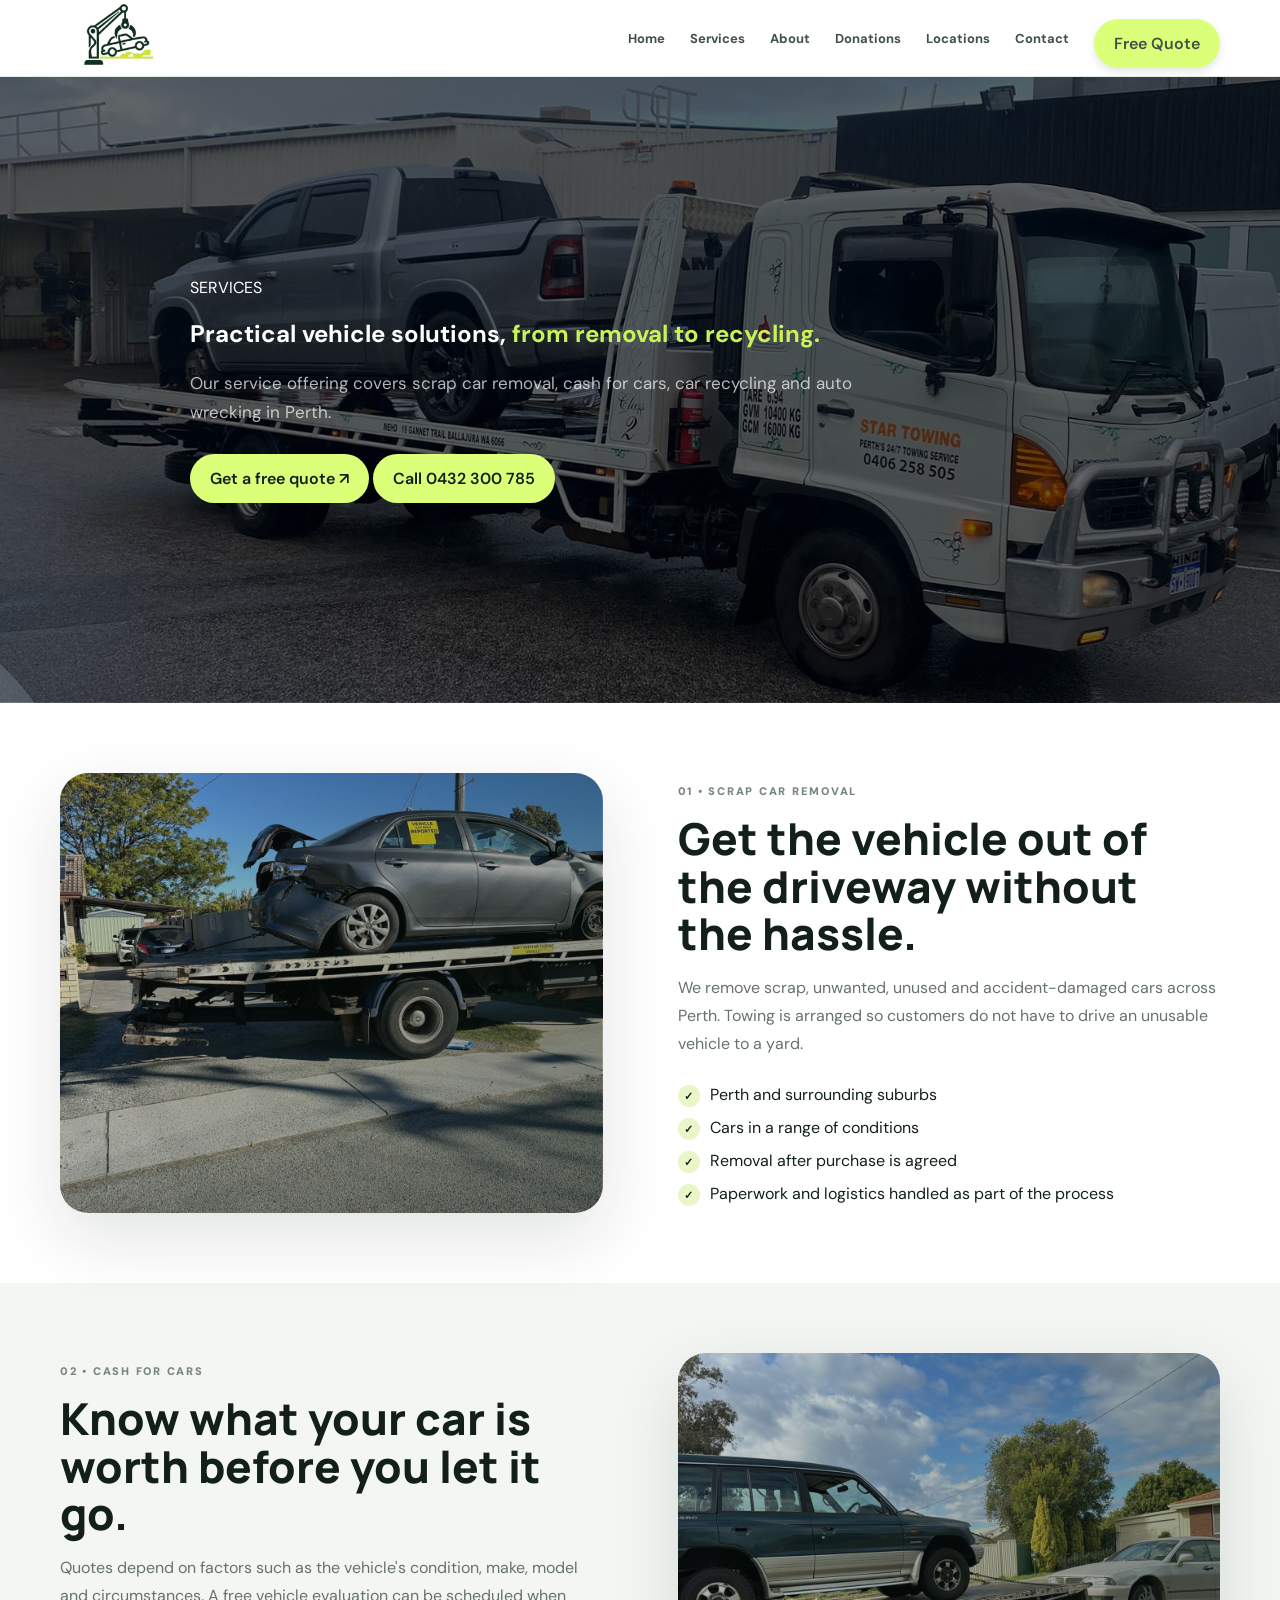
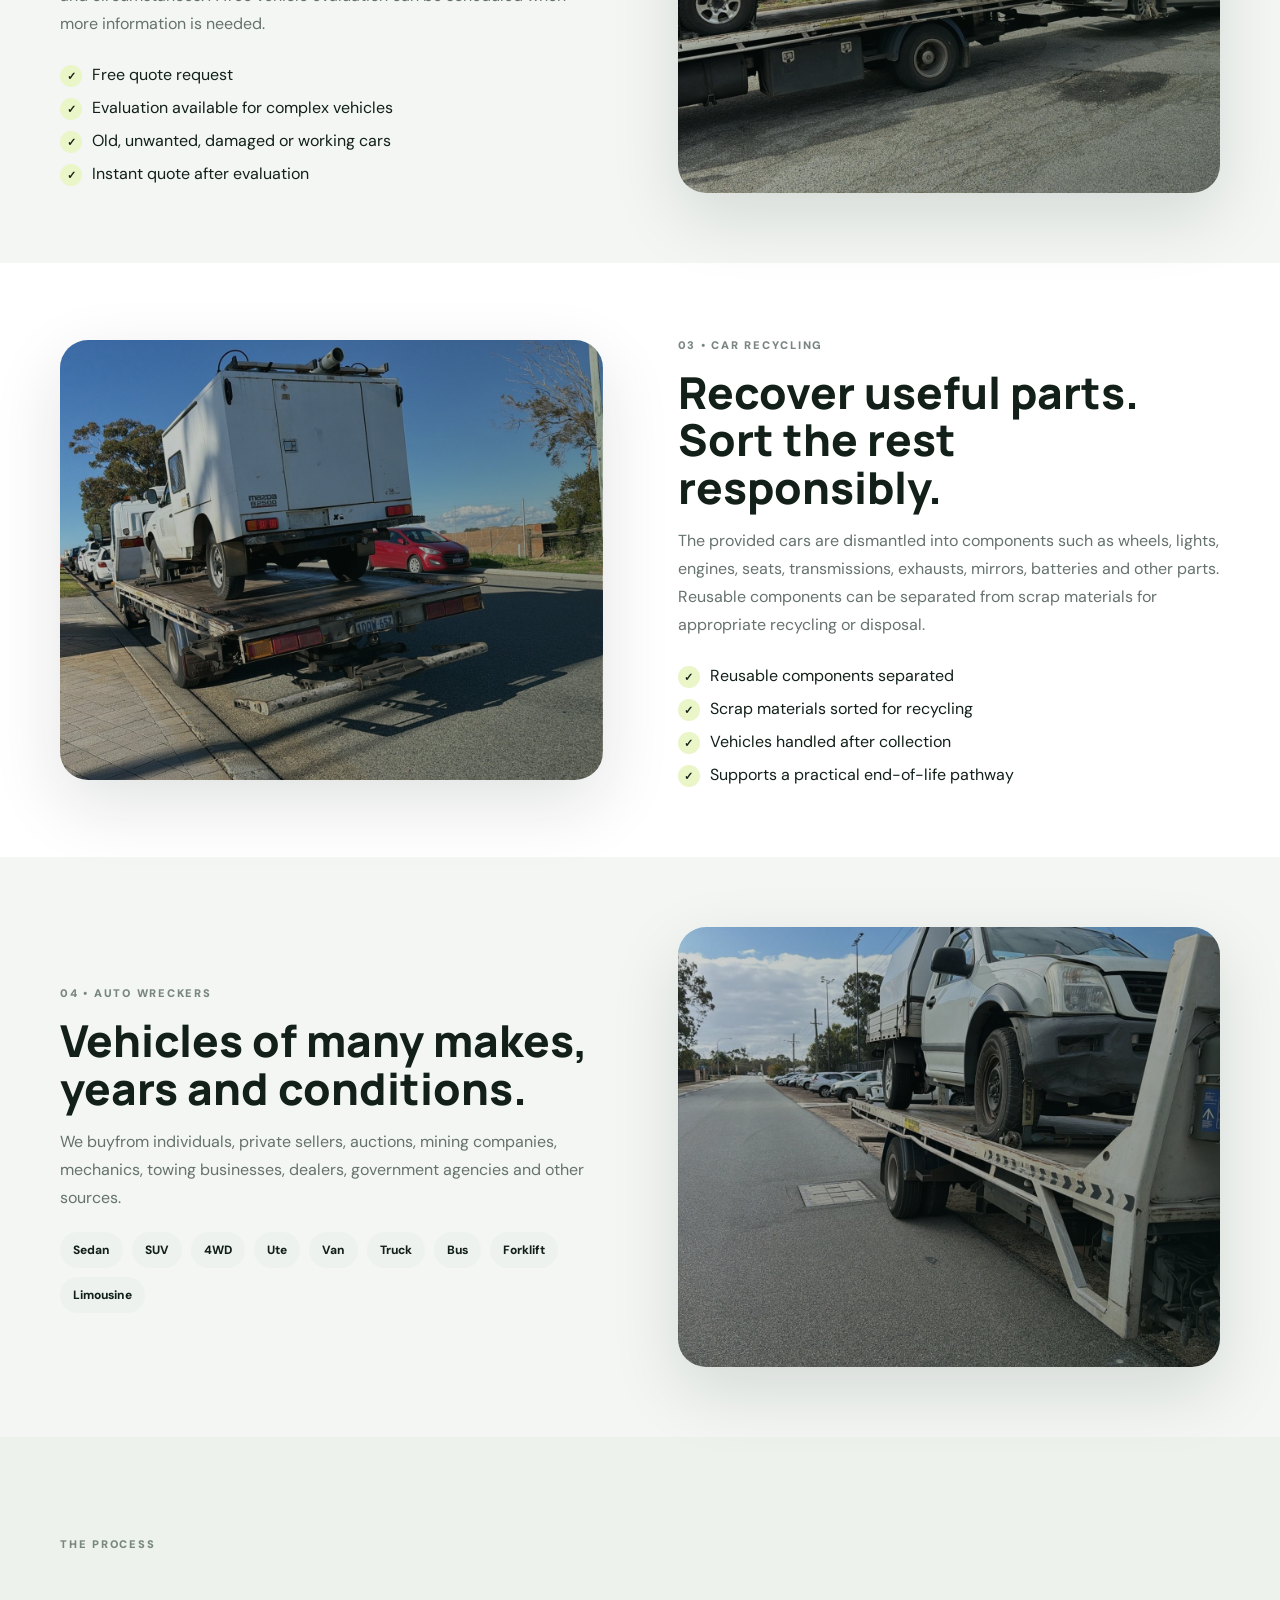
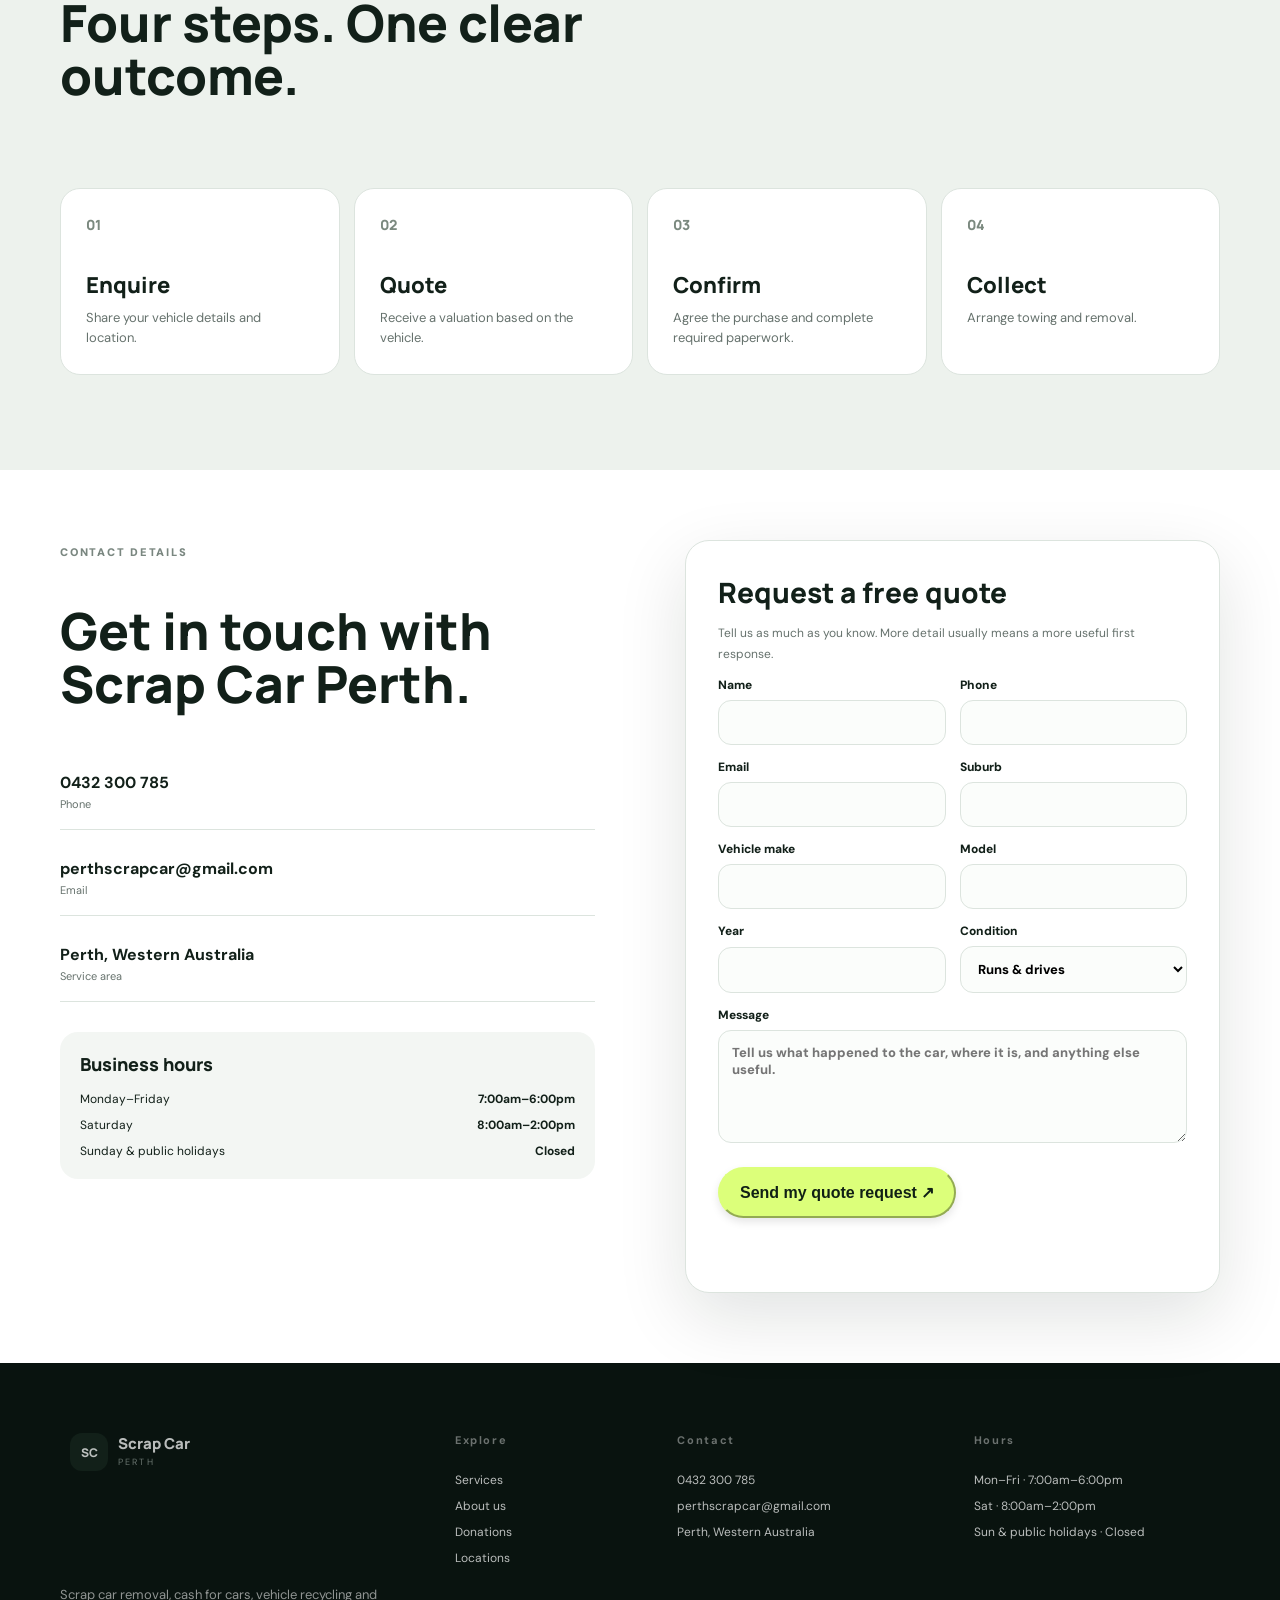
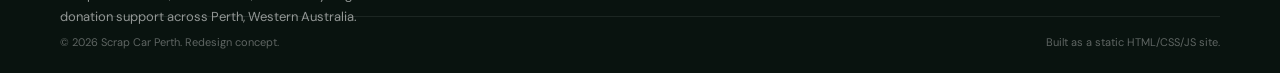
<file: services.html>
<!doctype html>
<html lang="en-AU">

<head>
    <meta charset="UTF-8">
    <meta name="viewport" content="width=device-width, initial-scale=1.0">
    <meta name="theme-color" content="#0f1d18">
    <link rel="preconnect" href="https://fonts.googleapis.com">
    <link rel="preconnect" href="https://fonts.gstatic.com" crossorigin>
    <link
        href="https://fonts.googleapis.com/css2?family=DM+Sans:wght@400;500;600;700&family=Manrope:wght@600;700;800&display=swap"
        rel="stylesheet">
    <link rel="stylesheet" href="styles.css">
    <title>Services | Scrap Car Perth</title>
    <link rel="icon" type="image/png" href="images/logo2.png">
</head>

<body>
    <header class="header">
        <div class="container nav-wrap"><a class="logo" href="index.html">
            <img src="images/logo2.png" class="logo-footer " alt="">
        </a><button
                class="menu-toggle" aria-label="Open navigation"
                aria-expanded="false"><span></span><span></span><span></span></button>
            <nav class="nav"><a href="index.html">Home</a><a href="services.html">Services</a><a
                    href="about.html">About</a><a href="donations.html">Donations</a><a
                    href="locations.html">Locations</a><a href="contact.html">Contact</a><a class="btn btn-primary submit-btn btn-outline""
                    href="contact.html#quote">Free Quote</a></nav>
        </div>
    </header>
    <section class="page-hero" style="--bg:url('images/services1.jpg')">
        <div class="container hero-content page-hero-inner">
            <span class="kicker">SERVICES</span>
            <h1>Practical vehicle solutions, <em>from removal to recycling.</em></h1>
            <p>Our service offering covers scrap car removal, cash for cars, car recycling and auto wrecking in Perth.</p>
            <div class="hero-actions">
                <a class="btn btn-primary submit-btn" href="contact.html#quote">Get a free quote <span>↗</span></a>
                <a class="btn btn-primary submit-btn btn-outline" href="tel:+61432300785">Call 0432 300 785</a>
            </div>
        </div>
    </section>
    <section class="section" id="removal">
        <div class="container service-detail">
            <div class="service-image"
                style="--bg:url('images/index1.jpg')">
            </div>
            <div class="service-copy"><span class="eyebrow">01 • SCRAP CAR REMOVAL</span>
                <h2>Get the vehicle out of the driveway without the hassle.</h2>
                <p>We remove scrap, unwanted, unused and accident-damaged cars across Perth. Towing
                    is arranged so customers do not have to drive an unusable vehicle to a yard.</p>
                <ul class="check-list">
                    <li>Perth and surrounding suburbs</li>
                    <li>Cars in a range of conditions</li>
                    <li>Removal after purchase is agreed</li>
                    <li>Paperwork and logistics handled as part of the process</li>
                </ul>
            </div>
        </div>
    </section>
    <section class="section alt" id="cash">
        <div class="container service-detail reverse">
            <div class="service-image"
                style="--bg:url('images/service1.jpg')">
            </div>
            <div class="service-copy"><span class="eyebrow">02 • CASH FOR CARS</span>
                <h2>Know what your car is worth before you let it go.</h2>
                <p>Quotes depend on factors such as the vehicle's condition, make, model and circumstances. A free vehicle evaluation can be scheduled when more information is needed.</p>
                <ul class="check-list">
                    <li>Free quote request</li>
                    <li>Evaluation available for complex vehicles</li>
                    <li>Old, unwanted, damaged or working cars</li>
                    <li>Instant quote after evaluation</li>
                </ul>
            </div>
        </div>
    </section>
    <section class="section" id="recycling">
        <div class="container service-detail">
            <div class="service-image"
                style="--bg:url('images/service2.jpg')">
            </div>
            <div class="service-copy"><span class="eyebrow">03 • CAR RECYCLING</span>
                <h2>Recover useful parts. Sort the rest responsibly.</h2>
                <p>The provided cars are dismantled into components such as wheels, lights, engines,
                    seats, transmissions, exhausts, mirrors, batteries and other parts. Reusable components can be
                    separated from scrap materials for appropriate recycling or disposal.</p>
                <ul class="check-list">
                    <li>Reusable components separated</li>
                    <li>Scrap materials sorted for recycling</li>
                    <li>Vehicles handled after collection</li>
                    <li>Supports a practical end-of-life pathway</li>
                </ul>
            </div>
        </div>
    </section>
    <section class="section alt" id="wreckers">
        <div class="container service-detail reverse">
            <div class="service-image"
                style="--bg:url('images/service3.jpg')">
            </div>
            <div class="service-copy"><span class="eyebrow">04 • AUTO WRECKERS</span>
                <h2>Vehicles of many makes, years and conditions.</h2>
                <p>We buyfrom individuals, private sellers, auctions, mining companies, mechanics,
                    towing businesses, dealers, government agencies and other sources.</p>
                <div class="pill-grid">
                    <span>Sedan</span><span>SUV</span><span>4WD</span><span>Ute</span><span>Van</span><span>Truck</span><span>Bus</span><span>Forklift</span><span>Limousine</span>
                </div>
            </div>
        </div>
    </section>
    <section class="process-box" id="process">
        <div class="container">
            <div class="section-head">
                <div><span class="eyebrow">THE PROCESS</span>
                    <h2>Four steps. One clear outcome.</h2>
                </div>
            </div>
            <div class="timeline">
                <div><b>01</b>
                    <h3>Enquire</h3>
                    <p>Share your vehicle details and location.</p>
                </div>
                <div><b>02</b>
                    <h3>Quote</h3>
                    <p>Receive a valuation based on the vehicle.</p>
                </div>
                <div><b>03</b>
                    <h3>Confirm</h3>
                    <p>Agree the purchase and complete required paperwork.</p>
                </div>
                <div><b>04</b>
                    <h3>Collect</h3>
                    <p>Arrange towing and removal.</p>
                </div>
            </div>
        </div>
    </section>
    <section class="section" id="quote">
        <div class="container contact-layout">
            <div><span class="eyebrow">CONTACT DETAILS</span>
                <h2>Get in touch with Scrap Car Perth.</h2>
                <div class="contact-card-list"><a href="tel:+61432300785"><b>0432 300 785</b><span>Phone</span></a><a
                        href="mailto:perthscrapcar@gmail.com"><b>perthscrapcar@gmail.com</b><span>Email</span></a>
                    <div><b>Perth, Western Australia</b><span>Service area</span></div>
                </div>
                <div class="hours-card">
                    <h3>Business hours</h3>
                    <div><span>Monday–Friday</span><b>7:00am–6:00pm</b></div>
                    <div><span>Saturday</span><b>8:00am–2:00pm</b></div>
                    <div><span>Sunday & public holidays</span><b>Closed</b></div>
                </div>
            </div>
            <form class="form-card" action="https://formspree.io/f/meajkddd" method="POST"><input type="hidden"
                    name="form_type" value="Free quote">
                <h3>Request a free quote</h3>
                <p class="small">Tell us as much as you know. More detail usually means a more useful first response.
                </p>
                <div class="form-row"><label>Name<input required name="name"
                            autocomplete="name"></label><label>Phone<input required name="phone"
                            autocomplete="tel"></label></div>
                <div class="form-row"><label>Email<input type="email" name="email"
                            autocomplete="email"></label><label>Suburb<input required name="suburb"
                            autocomplete="address-level2"></label></div>
                <div class="form-row"><label>Vehicle make<input required name="make"></label><label>Model<input required
                            name="model"></label></div>
                <div class="form-row"><label>Year<input name="year" inputmode="numeric"></label><label>Condition<select
                            name="condition">
                            <option>Runs & drives</option>
                            <option>Runs but needs work</option>
                            <option>Does not run</option>
                            <option>Accident damaged</option>
                            <option>Scrap / end of life</option>
                            <option>Not sure</option>
                        </select></label></div><label>Message<textarea name="message" rows="5"
                        placeholder="Tell us what happened to the car, where it is, and anything else useful."></textarea></label><button
                    class="btn btn-primary submit-btn" type="submit">Send my quote request <span>↗</span></button>
                <p class="form-status" aria-live="polite"></p>
            </form>
        </div>
    </section>
    <footer class="footer">
        <div class="container footer-grid">
            <div><a class="logo footer-logo" href="index.html"><span class="logo-mark">SC</span><span><strong>Scrap
                            Car</strong><small>PERTH</small></span></a>
                <p>Scrap car removal, cash for cars, vehicle recycling and donation support across Perth, Western
                    Australia.</p>
            </div>
            <div>
                <h4>Explore</h4><a href="services.html">Services</a><a href="about.html">About us</a><a
                    href="donations.html">Donations</a><a href="locations.html">Locations</a>
            </div>
            <div>
                <h4>Contact</h4><a href="tel:+61432300785">0432 300 785</a><a
                    href="mailto:perthscrapcar@gmail.com">perthscrapcar@gmail.com</a><span>Perth, Western
                    Australia</span>
            </div>
            <div>
                <h4>Hours</h4><span>Mon–Fri · 7:00am–6:00pm</span><span>Sat · 8:00am–2:00pm</span><span>Sun & public
                    holidays · Closed</span>
            </div>
        </div>
        <div class="container footer-bottom"><span>© 2026 Scrap Car Perth. Redesign concept.</span><span>Built as a
                static HTML/CSS/JS site.</span></div>
    </footer>
    <div class="toast" id="toast"></div>
    <script src="script.js"></script>
</body>

</html>
</file>
<file: styles.css>
:root {
    --ink: #122019;
    --muted: #66726d;
    --line: #dce4de;
    --soft: #f3f6f3;
    --dark: #0c1814;
    --lime: #c9f15a;
    --accent: #ff6b35;
    --white: #fff;
    --shadow: 0 24px 70px rgba(12, 24, 20, .12)
}

* {
    box-sizing: border-box
}

html {
    scroll-behavior: smooth
}

body {
    margin: 0;
    font-family: "DM Sans", sans-serif;
    color: var(--ink);
    background: #fff
}

a {
    color: inherit;
    text-decoration: none
}

.container {
    width: min(1160px, calc(100% - 40px));
    margin: auto
}

.header {
    position: sticky;
    top: 0;
    z-index: 50;
    background: rgba(255, 255, 255, .9);
    backdrop-filter: blur(18px);
    border-bottom: 1px solid rgba(220, 228, 222, .7)
}

.nav-wrap {
    height: 76px;
    display: flex;
    align-items: center;
    justify-content: space-between
}

.logo {
    display: flex;
    /* align-items: center; */
    gap: 10px;
    height: 100%;
   
    width: auto;
    padding-left: 10px;

}
.logo-footer {
    /* display: flex; */
    /* align-items: center; */
    gap: 10px;
    height: 100%;
   background-color: white;
    width: auto;
    padding-left: 10px;

}
/* .text_footer{
    padding-top: 299px;
      padding-right: 0px;
      margin-right: 0px;
} */
.logo-mark {
    width: 38px;
    height: 38px;
    border-radius: 12px;
    display: grid;
    place-items: center;
    background: var(--ink);
    color: var(--lime);
    font-family: Manrope;
    font-size: 13px;
    font-weight: 800
}

.logo strong,
.logo small {
    display: block
}

.logo strong {
    font: 800 15px Manrope
}

.logo small {
    font-size: 9px;
    letter-spacing: .24em;
    color: #68736e;
    margin-top: 2px
}

.nav {
    display: flex;
    align-items: center;
    gap: 25px;
    font-size: 13px;
    font-weight: 700
}

.nav a {
    color: #43504a
}

.nav a:hover {
    color: var(--ink)
}

/* .nav-cta {
    padding: 12px 17px;
    border-radius: 999px;
    background: var(--ink) !important;
    color: #102015 !important;
    background: #dcff7a !important;
    border-color: #dcff7a !important;
}

.nav-cta:hover{
    background: #dcff7a !important;
    background: #102015 !important;
    color: #dcff7a !important;
} */

.menu-toggle {
    display: none;
    background: none;
    border: 0
}

.menu-toggle span {
    display: block;
    width: 25px;
    height: 2px;
    background: var(--ink);
    margin: 5px 0
}

/* =========================================================
   HERO SLIDER - FINAL
========================================================= */

.hero-slider {
    position: relative;
    width: 100%;
    height: 720px;
    min-height: 680px;
    overflow: hidden;
    isolation: isolate;
}

/* The layer containing all slides */
.hero-slider .slides {
    position: absolute;
    inset: 0;
    width: 100%;
    height: 100%;
}

/* Individual slides */
.hero-slider .slide {
    position: absolute !important;
    inset: 0;

    width: 100%;
    height: 100%;

    display: flex;
    align-items: center;

    opacity: 0;
    visibility: hidden;
    pointer-events: none;

    z-index: 1;

    background-image:
        linear-gradient(90deg,
            rgba(5, 18, 14, 0.88) 0%,
            rgba(5, 18, 14, 0.68) 42%,
            rgba(5, 18, 14, 0.28) 100%),
        var(--bg);

    background-size: cover;
    background-position: center;
    background-repeat: no-repeat;

    transition:
        opacity 1s ease,
        visibility 1s ease;
}

/* Active slide */
.hero-slider .slide.active {
    opacity: 1;
    visibility: visible;
    pointer-events: auto;
    z-index: 2;
}


/* =========================================================
   HERO CONTENT
========================================================= */

.hero-slider .hero-content {
    position: relative;
    z-index: 5;

    width: min(1160px, calc(100% - 40px));

    padding-top: 100px;
    padding-bottom: 120px;

    color: #fff;
}

.hero-slider .kicker {
    display: inline-block;

    margin-bottom: 8px;

    color: rgba(255, 255, 255, .82);

    font-size: 11px;
    font-weight: 800;
    letter-spacing: .18em;
    text-transform: uppercase;
}

.hero-slider .hero-content h1 {
    max-width: 900px;

    margin: 20px 0;

    color: #fff;

    font: 800 clamp(48px, 6vw, 82px)/.98 Manrope, sans-serif;

    letter-spacing: -.045em;
}

.hero-slider .hero-content h1 em {
    color: var(--lime);
    font-style: normal;
}

.hero-slider .hero-content p {
    max-width: 700px;

    margin: 0;

    color: rgba(255, 255, 255, .78);

    font-size: 17px;
    line-height: 1.75;
}


/* =========================================================
   HERO CTA BUTTONS
========================================================= */

.hero-slider .hero-actions {
    display: flex;
    align-items: center;
    flex-wrap: wrap;

    gap: 12px;

    margin-top: 30px;
}

.hero-slider .hero-actions .btn {
    min-height: 50px;
}

.hero-slider .btn-primary {
    background: var(--lime);
    color: #102015;
    border-color: var(--lime);
}

.hero-slider .btn-primary:hover {
    background: #dcff7a;
    border-color: #dcff7a;
}

.hero-slider .btn-outline {
    color: #fff;

    border-color: rgba(255, 255, 255, .35);

    background: rgba(255, 255, 255, .08);

    backdrop-filter: blur(8px);
}

.hero-slider .btn-outline:hover {
    background: rgba(255, 255, 255, .16);
    border-color: rgba(255, 255, 255, .65);
}


/* =========================================================
   BOTTOM SLIDER CONTROLS
========================================================= */

.hero-slider .slider-controls {
    position: absolute;

    left: 50%;
    bottom: 30px;

    transform: translateX(-50%);

    width: min(1160px, calc(100% - 40px));

    z-index: 20;

    display: flex;
    align-items: center;

    gap: 12px;
}


/* Arrow buttons */

.hero-slider .slider-controls>button {
    width: 46px;
    height: 46px;

    flex: 0 0 46px;

    display: grid;
    place-items: center;

    padding: 0;

    border: 1px solid rgba(255, 255, 255, .35);
    border-radius: 50%;

    background: rgba(0, 0, 0, .28);

    color: #fff;

    font-size: 18px;
    line-height: 1;

    cursor: pointer;

    backdrop-filter: blur(10px);

    transition:
        transform .25s ease,
        background .25s ease,
        border-color .25s ease,
        color .25s ease;
}

.hero-slider .slider-controls>button:hover {
    transform: scale(1.08);

    background: var(--lime);

    border-color: var(--lime);

    color: var(--ink);
}

.hero-slider .slider-controls>button:active {
    transform: scale(.94);
}


/* =========================================================
   DOTS
========================================================= */

.hero-slider .dots {
    display: flex;
    align-items: center;
    gap: 7px;
}

.hero-slider .dots .dot {
    width: 28px !important;
    height: 4px !important;

    min-width: 28px;

    padding: 0;

    border: 0 !important;

    border-radius: 999px !important;

    background: rgba(255, 255, 255, .3) !important;

    cursor: pointer;

    opacity: 1;

    transition:
        width .3s ease,
        background .3s ease,
        opacity .3s ease;
}

.hero-slider .dots .dot:hover {
    background: rgba(255, 255, 255, .65) !important;
}

.hero-slider .dots .dot.active {
    width: 46px !important;

    background: var(--lime) !important;
}


/* =========================================================
   SLIDE COUNTER
========================================================= */

.hero-slider .slide-count {
    margin-left: auto;

    color: rgba(255, 255, 255, .6);

    font-size: 12px;

    letter-spacing: .08em;
}

.hero-slider .slide-count b {
    color: #fff;
    font-weight: 800;
}


/* =========================================================
   SUBTLE IMAGE ZOOM
========================================================= */

.hero-slider .slide.active {
    animation: heroFadeIn 1s ease both;
}

@keyframes heroFadeIn {
    from {
        opacity: 0;
        transform: scale(1.015);
    }

    to {
        opacity: 1;
        transform: scale(1);
    }
}


/* =========================================================
   MOBILE
========================================================= */

@media (max-width: 768px) {

    .hero-slider {
        height: 700px;
        min-height: 700px;
    }

    .hero-slider .slide {
        background-position: center;
    }

    .hero-slider .hero-content {
        padding-top: 90px;
        padding-bottom: 130px;
    }

    .hero-slider .hero-content h1 {
        max-width: 620px;

        font-size: clamp(42px, 11vw, 62px);

        letter-spacing: -.04em;
    }

    .hero-slider .hero-content p {
        font-size: 15px;
        line-height: 1.65;
    }

    .hero-slider .slider-controls {
        bottom: 22px;
    }

    .hero-slider .slider-controls>button {
        width: 40px;
        height: 40px;

        flex-basis: 40px;
    }

    .hero-slider .dots .dot {
        width: 20px !important;
        min-width: 20px;
    }

    .hero-slider .dots .dot.active {
        width: 34px !important;
    }
}

.slide-count {
    margin-left: 12px;
    font-size: 11px;
    color: rgba(255, 255, 255, .65)
}

.trust-band {
    background: var(--lime)
}

.trust-grid {
    display: grid;
    grid-template-columns: repeat(4, 1fr);
    padding: 21px 0
}

.trust-grid>div {
    padding: 4px 18px;
    border-right: 1px solid rgba(18, 32, 25, .14)
}

.trust-grid>div:last-child {
    border: 0
}

.trust-grid b,
.trust-grid span {
    display: block
}

.trust-grid b {
    font: 800 14px Manrope
}

.trust-grid span {
    font-size: 11px;
    color: #4c5c52;
    margin-top: 4px
}

.section {
    padding: 70px 0
}

.section.alt {
    background: var(--soft)
}

.section-head {
    display: grid;
    grid-template-columns: 1.1fr .9fr;
    gap: 60px;
    align-items: end;
    margin-bottom: 42px
}

.section-head h2,
.split-copy h2,
.donation-home h2,
.form-intro h2,
.contact-layout h2,
.about-layout h2,
.donation-copy h2 {
    font: 800 clamp(36px, 4vw, 55px)/1.05 Manrope;
    /* margin: 15px 0 */
}

.section-head p,
.split-copy p,
.donation-home p,
.contact-layout p,
.about-layout p,
.donation-copy p {
    color: var(--muted);
    line-height: 1.75
}

.eyebrow {
    font-size: 11px;
    letter-spacing: .16em;
    font-weight: 900;
    color: #7a8780;

}

.eyebrow.light {
    color: #cbd9d1
}

.cards {
    display: grid;
    gap: 16px
}

.cards.four {
    grid-template-columns: repeat(4, 1fr)
}

.cards.three {
    grid-template-columns: repeat(3, 1fr)
}

.card {
    padding: 28px;
    border: 1px solid var(--line);
    border-radius: 22px;
    background: #fff;
    min-height: 290px;
    display: flex;
    flex-direction: column;
    transition: .3s
}

.card:hover {
    transform: translateY(-6px);
    box-shadow: var(--shadow)
}

.number {
    font-size: 10px;
    font-weight: 900;
    color: #88938d
}

.card-icon {
    width: 48px;
    height: 48px;
    border-radius: 14px;
    background: #edf3e7;
    display: grid;
    place-items: center;
    font: 800 18px Manrope;
    margin: 24px 0
}

.card h3 {
    font: 800 22px Manrope;
    margin: 0 0 10px
}

.card p {
    font-size: 13px;
    line-height: 1.65;
    color: var(--muted)
}

.card a {
    margin-top: auto;
    font-size: 12px;
    font-weight: 800
}

.feature-split {
    padding: 110px 0
}

.dark {
    background: var(--dark);
    color: #fff
}

.split {
    display: grid;
    grid-template-columns: 1fr 1fr;
    gap: 90px;
    align-items: center
}

.steps {
    display: grid;
    gap: 15px
}

.steps>div {
    padding: 22px;
    border: 1px solid rgba(255, 255, 255, .12);
    border-radius: 18px;
    background: rgba(255, 255, 255, .03);
    display: grid;
    grid-template-columns: 45px 1fr;
    gap: 12px
}

.steps b {
    width: 36px;
    height: 36px;
    display: grid;
    place-items: center;
    border-radius: 12px;
    background: var(--lime);
    color: var(--ink);
    font: 800 12px Manrope
}

.steps strong {
    font: 800 17px Manrope
}

.steps span {
    grid-column: 2;
    color: rgba(255, 255, 255, .55);
    font-size: 12px;
    line-height: 1.55
}

/* .donation-home {
    display: grid;
    grid-template-columns: 1fr 1fr;
    gap: 90px;
    align-items: center
}

.donation-art  {
    min-height: 100%;
    min-width: 100%;
    object-fit: cover;
    border-radius: 30px;
    background: radial-gradient(circle at 50% 45%, rgba(201, 241, 90, .25), transparent 35%), linear-gradient(145deg, #10251e, #18352a);
     position: relative;
     overflow: hidden;
 
} */




    /* .donation-art, */
    /* .donation-feature,
    .map-faux {
        min-height: 330px
    }

    .donations-image {
        height: 100%;
        width: 100%;
        object-fit: cover; 
         display: block
    } */


.faq-home {
    background: var(--soft)
}

.section-head.compact {
    margin-bottom: 26px
}

.text-link {
    font-weight: 800;
    font-size: 13px;
    justify-self: end
}

.faq-grid {
    max-width: 850px
}

.faq-grid details {
    border-top: 1px solid var(--line);
    padding: 22px 0
}

.faq-grid details:last-child {
    border-bottom: 1px solid var(--line)
}

summary {
    cursor: pointer;
    font: 800 17px Manrope;
    list-style: none
}

.faq-grid p {
    color: var(--muted);
    line-height: 1.7;
    font-size: 13px
}

.page-hero {
    padding: 100px 0;
    background: linear-gradient(125deg, #0c1b16, #17342a);
    color: #fff
}

.page-hero-inner {
    max-width: 900px
}

.page-hero p {
    max-width: 720px;
    color: rgba(255, 255, 255, .7);
    font-size: 17px;
    line-height: 1.7
}

.compact-hero {
    padding: 85px 0
}

.service-detail {
    display: grid;
    grid-template-columns: 1fr 1fr;
    gap: 75px;
    align-items: center
}

.service-detail.reverse .service-image {
    order: 2
}

.service-image {
    min-height: 440px;
    border-radius: 28px;
    background-image: linear-gradient(125deg, rgba(11, 25, 19, .18), rgba(11, 25, 19, .52)), var(--bg);
    background-size: cover;
    background-position: center;
    box-shadow: var(--shadow)
}

.service-copy h2 {
    font: 800 44px/1.08 Manrope;
    margin: 15px 0
}

.service-copy p {
    color: var(--muted);
    line-height: 1.75
}

.check-list {
    list-style: none;
    padding: 0;
    display: grid;
    gap: 10px;
    margin: 26px 0 0
}

.check-list li:before {
    content: '✓';
    display: inline-grid;
    place-items: center;
    width: 22px;
    height: 22px;
    border-radius: 50%;
    background: #eaf5c8;
    margin-right: 10px;
    font-size: 11px;
    font-weight: 900
}

.pill-grid {
    display: flex;
    gap: 9px;
    flex-wrap: wrap;
    margin-top: 20px
}

.pill-grid span {
    padding: 10px 13px;
    background: #eef2ee;
    border-radius: 999px;
    font-size: 12px;
    font-weight: 800
}

.pill-grid.big span {
    padding: 14px 18px
}

.process-box,
.quote-callout {
    padding: 95px 0;
    background: #edf2ed
}

.timeline {
    display: grid;
    grid-template-columns: repeat(4, 1fr);
    gap: 14px
}

.timeline>div {
    padding: 25px;
    border-radius: 20px;
    background: #fff;
    border: 1px solid var(--line)
}

.timeline b {
    font: 800 14px Manrope;
    color: #7b897f
}

.timeline h3 {
    font: 800 22px Manrope;
    margin: 35px 0 8px
}

.timeline p {
    margin: 0;
    color: var(--muted);
    font-size: 13px;
    line-height: 1.6
}

.about-layout,
.donation-story,
.contact-layout {
    display: grid;
    grid-template-columns: 1fr 1fr;
    gap: 90px;
    align-items: start
}

.about-layout p {
    max-width: 720px
}

.about-card {
    background: linear-gradient(150deg, #17362b, #0e1c17);
    border-radius: 26px;
    padding: 22px;
    color: #fff;
    display: grid;
    gap: 12px
}

.mini-stat {
    padding: 22px;
    border: 1px solid rgba(255, 255, 255, .1);
    border-radius: 17px
}

.mini-stat b,
.mini-stat span {
    display: block
}

.mini-stat span {
    color: rgba(255, 255, 255, .55);
    font-size: 12px;
    margin-top: 5px
}

.callout {
    display: flex;
    justify-content: space-between;
    align-items: center;
    gap: 30px;
    background: #10231d;
    color: #fff;
    border-radius: 28px;
    padding: 45px 48px
}

.callout h2 {
    font: 800 42px Manrope;
    margin: 12px 0
}

.callout p {
    color: rgba(255, 255, 255, .65);
    margin: 0
}

.donation-hero {
    background: linear-gradient(125deg, #152e25, #0a1712), url('https://images.unsplash.com/photo-1551830820-330a71b99659?auto=format&fit=crop&w=2000&q=85') center/cover
}

.donation-feature {
    min-height: 500px;
    border-radius: 30px;
    background: radial-gradient(circle at 30% 30%, rgba(201, 241, 90, .2), transparent 35%), linear-gradient(145deg, #17382b, #0c1712);
    color: #fff;
    /* padding: 46px; */
    display: flex;
    flex-direction: column;
    justify-content: flex-end;
    overflow: hidden
}

.donation-feature span {
    color: var(--lime);
    font-size: 11px;
    letter-spacing: .16em;
    font-weight: 900
}

.donation-feature h2 {
    font: 800 40px/1.08 Manrope;
    max-width: 520px
}

.donation-copy {
    padding-top: 30px
}

.notice {
    margin-top: 25px;
    padding: 18px;
    border-left: 3px solid var(--lime);
    background: #f2f6ef;
    display: grid;
    gap: 4px
}

.notice span {
    font-size: 12px;
    color: var(--muted);
    line-height: 1.6
}

.form-section {
    display: grid;
    grid-template-columns: .8fr 1.2fr;
    gap: 70px
}

.form-card {
    padding: 32px;
    border: 1px solid var(--line);
    border-radius: 24px;
    background: #fff;
    box-shadow: var(--shadow)
}

.form-card h3 {
    font: 800 28px Manrope;
    margin: 0 0 8px
}

.form-card .small {
    font-size: 12px;
    color: var(--muted)
}

.form-row {
    display: grid;
    grid-template-columns: 1fr 1fr;
    gap: 14px
}

.form-card label {
    display: grid;
    gap: 7px;
    font-size: 12px;
    font-weight: 800;
    margin-bottom: 14px
}

.form-card input,
.form-card select,
.form-card textarea {
    font: inherit;
    font-size: 13px;
    border: 1px solid var(--line);
    border-radius: 13px;
    padding: 13px;
    background: #fbfdfb;
    outline: none
}

.form-card input:focus,
.form-card select:focus,
.form-card textarea:focus {
    border-color: #98ad9e;
    box-shadow: 0 0 0 4px rgba(201, 241, 90, .2)
}

.form-status {
    min-height: 18px;
    font-size: 12px;
    color: var(--muted)
}

.location-grid {
    display: grid;
    grid-template-columns: repeat(4, 1fr);
    gap: 14px
}

.location-pill {
    padding: 22px;
    border: 1px solid var(--line);
    border-radius: 18px;
    background: #fff
}

.location-pill span {
    font-size: 20px
}

.location-pill strong,
.location-pill small {
    display: block
}

.location-pill strong {
    margin-top: 15px;
    font: 800 16px Manrope
}

.location-pill small {
    margin-top: 4px;
    color: var(--muted);
    font-size: 11px
}

.map-panel {
    padding: 95px 0;
    background: #10231d;
    color: #fff
}

.map-grid {
    display: grid;
    grid-template-columns: 1fr 1fr;
    gap: 70px;
    align-items: center
}

.map-faux {
    height: 400px;
    border-radius: 28px;
    background: radial-gradient(circle at 40% 45%, rgba(201, 241, 90, .15), transparent 35%), repeating-linear-gradient(45deg, rgba(255, 255, 255, .04) 0 1px, transparent 1px 60px), repeating-linear-gradient(-45deg, rgba(255, 255, 255, .03) 0 1px, transparent 1px 80px), #163329;
    position: relative;
    overflow: hidden
}

.map-faux:before {
    content: '';
    position: absolute;
    inset: 15% 8%;
    border: 1px dashed rgba(255, 255, 255, .18);
    border-radius: 45% 55% 50% 40%
}

.map-dot {
    position: absolute;
    width: 13px;
    height: 13px;
    border-radius: 50%;
    background: var(--lime);
    box-shadow: 0 0 0 7px rgba(201, 241, 90, .12)
}

.map-dot.one {
    left: 52%;
    top: 44%
}

.map-dot.two {
    left: 35%;
    top: 35%
}

.map-dot.three {
    left: 67%;
    top: 30%
}

.map-dot.four {
    left: 46%;
    top: 67%
}

.map-label {
    position: absolute;
    bottom: 22px;
    left: 22px;
    font: 800 12px Manrope;
    letter-spacing: .2em;
    color: rgba(255, 255, 255, .55)
}

.contact-layout {
    align-items: start
}

.contact-card-list {
    display: grid;
    gap: 10px;
    margin: 30px 0
}

.contact-card-list>a,
.contact-card-list>div {
    display: flex;
    flex-direction: column;
    padding: 18px 0;
    border-bottom: 1px solid var(--line)
}

.contact-card-list span {
    font-size: 11px;
    color: var(--muted);
    margin-top: 4px
}

.hours-card {
    padding: 20px;
    border-radius: 18px;
    background: var(--soft);
    display: grid;
    gap: 10px
}

.hours-card h3 {
    font: 800 18px Manrope;
    margin: 0 0 5px
}

.hours-card div {
    display: flex;
    justify-content: space-between;
    gap: 20px;
    font-size: 12px
}

.footer {
    background: #09130f;
    color: #fff;
    padding: 70px 0 24px
}

.footer-grid {
    display: grid;
    grid-template-columns: 1.4fr .7fr 1fr 1fr;
    gap: 50px
}

.footer-logo {
    margin-bottom: 18px
}

.footer p {
    color: rgba(255, 255, 255, .55);
    line-height: 1.7;
    max-width: 350px;
    font-size: 13px
}

.footer h4 {
    font-size: 11px;
    letter-spacing: .15em;
    color: rgba(255, 255, 255, .4);
    margin: 0 0 15px
}

.footer-grid>div:not(:first-child) {
    display: grid;
    align-content: start;
    gap: 10px
}

.footer-grid a,
.footer-grid span {
    font-size: 12px;
    color: rgba(255, 255, 255, .72)
}

.footer-grid a:hover {
    color: var(--lime)
}

.footer-bottom {
    border-top: 1px solid rgba(255, 255, 255, .08);
    margin-top: 50px;
    padding-top: 18px;
    display: flex;
    justify-content: space-between;
    font-size: 11px;
    color: rgba(255, 255, 255, .35)
}

.toast {
    position: fixed;
    right: 18px;
    bottom: 18px;
    padding: 14px 17px;
    border-radius: 12px;
    background: #101914;
    color: #fff;
    opacity: 0;
    transform: translateY(12px);
    pointer-events: none;
    transition: .3s;
    z-index: 100
}

.toast.show {
    opacity: 1;
    transform: none
}

.reveal {
    opacity: 0;
    transform: translateY(22px);
    transition: .75s
}

.reveal.visible {
    opacity: 1;
    transform: none
}

.delay-1 {
    transition-delay: .08s
}

.delay-2 {
    transition-delay: .16s
}

.delay-3 {
    transition-delay: .24s
}

@keyframes pulse {

    0%,
    100% {
        transform: scale(1)
    }

    50% {
        transform: scale(1.06)
    }
}

@media(max-width:1000px) {
    .nav {
        gap: 14px
    }

    .cards.four {
        grid-template-columns: 1fr 1fr
    }

    .section-head,
    .split,
    .donation-home,
    .service-detail,
    .about-layout,
    .donation-story,
    .form-section,
    .contact-layout,
    .map-grid {
        grid-template-columns: 1fr;
        gap: 35px
    }

    .service-detail.reverse .service-image {
        order: 0
    }

    .timeline {
        grid-template-columns: 1fr 1fr
    }

    .location-grid {
        grid-template-columns: 1fr 1fr
    }

    .trust-grid {
        grid-template-columns: 1fr 1fr
    }

    .footer-grid {
        grid-template-columns: 1fr 1fr
    }
}

@media(max-width:720px) {
    .container {
        width: min(100% - 28px, 1160px)
    }

    .nav {
        position: absolute;
        top: 75px;
        left: 14px;
        right: 14px;
        display: none;
        flex-direction: column;
        align-items: stretch;
        background: #fff;
        padding: 16px;
        border-radius: 18px;
        box-shadow: var(--shadow);
        border: 1px solid var(--line)
    }

    .nav.open {
        display: flex
    }

    .menu-toggle {
        display: block
    }

    .hero-slider {
        min-height: 650px
    }

    .hero-content {
        padding: 100px 0 150px
    }

    .hero-content h1,
    .page-hero h1 {
        font-size: 52px
    }

    .hero-content p {
        font-size: 16px
    }

    .cards.four,
    .cards.three,
    .timeline,
    .location-grid,
    .trust-grid,
    .footer-grid,
    .form-row {
        grid-template-columns: 1fr
    }

    .trust-grid>div {
        border-right: 0;
        border-bottom: 1px solid rgba(18, 32, 25, .12);
        padding: 11px 0
    }


    .section {
        padding: 82px 0
    }

    .callout {
        flex-direction: column;
        align-items: flex-start;
        padding: 32px
    }

    .footer-bottom {
        flex-direction: column;
        gap: 8px
    }

    .slider-controls {
        bottom: 18px
    }
}

/* =========================================================
   HERO BUTTON FIX
========================================================= */

/* All hero CTA buttons */
.hero-slider .hero-actions .btn {
    display: inline-flex !important;

    align-items: center !important;
    justify-content: center !important;

    width: auto !important;
    height: auto !important;
    min-height: 50px !important;

    padding: 14px 20px !important;

    border-radius: 999px !important;
    border-width: 1px !important;
    border-style: solid !important;

    line-height: 1 !important;
    vertical-align: middle !important;

    text-align: center !important;
    white-space: nowrap;

    box-sizing: border-box !important;
}

/* Primary hero button */
.hero-slider .hero-actions .btn-primary {
    background: var(--lime) !important;
    color: #102015 !important;
    border-color: var(--lime) !important;
}

/* Outline hero button */
.hero-slider .hero-actions .btn-outline {
    background: rgba(255, 255, 255, 0.08) !important;
    color: #fff !important;
    border-color: rgba(255, 255, 255, 0.35) !important;
}

/* Arrow inside CTA buttons */
.hero-slider .hero-actions .btn span {
    display: inline-flex !important;
    align-items: center !important;
    justify-content: center !important;

    line-height: 1 !important;
}

/* Slider arrow controls */
.hero-slider .slider-controls>button {
    width: 46px !important;
    height: 46px !important;
    min-width: 46px !important;
    min-height: 46px !important;

    max-width: 46px !important;
    max-height: 46px !important;

    padding: 0 !important;
    margin: 0 !important;

    display: flex !important;
    align-items: center !important;
    justify-content: center !important;

    border-radius: 50% !important;

    box-sizing: border-box !important;

    line-height: 1 !important;
    text-align: center !important;
}

/* Make the arrow itself perfectly centered */
.hero-slider .slider-controls>button::first-letter {
    line-height: 1;
}
.submit-btn{
    background: #dcff7a;
    border-color: #dcff7a;
    color: #102015;
    border-radius: 999px;
    padding: 14px 20px;
    font-size: 16px;
    font-weight: 600;
    text-align: center;
    text-decoration: none;
    display: inline-block;
    margin-top: 10px;
    cursor: pointer;
    transition: all 0.3s ease;
    box-shadow: 0 4px 8px rgba(0, 0, 0, 0.1);
}
.submit-btn:hover{
    background: #b8e842;
    border-color: #b8e842;
    transform: translateY(-2px);
    box-shadow: 0 6px 12px rgba(0, 0, 0, 0.15);
}
.donation-home {
    display: flex;
    align-items: center;
    gap: 2rem;
}

.donation-art,
.donation-home > div {
    flex: 1;
}

.donation-art img {
    width: 100%;
    height: auto;
    border-radius: 8px; /* Optional rounded corners */
    display: block;
}

/* Responsive adjustment for mobile screens */
@media (max-width: 768px) {
    .donation-home {
        flex-direction: column;
    }
}
.page-hero {
    /* Pulls the inline background variable and adds a dark overlay for text readability */
    background-image: linear-gradient(rgba(0, 0, 0, 0.6), rgba(0, 0, 0, 0.6)), var(--bg);
    background-size: cover;
    background-position: center;
    background-repeat: no-repeat;
    
    /* Adjust padding to match your slider height */
    padding: 200px 0; 
    color: #fff;
}

/* Ensure the typography matches the home page */
.page-hero h1 em {
    font-style: normal;
    color: var(--primary-color, #c9f15a); /* Adjust to your brand accent color */
}
/* =========================================================
   DONATION STORY SECTION FIX
========================================================= */

.donation-feature {
    min-height: 500px;
    border-radius: 30px;
    background: radial-gradient(circle at 30% 30%, rgba(201, 241, 90, .2), transparent 35%), linear-gradient(145deg, #17382b, #0c1712);
    color: #fff;
    padding: 46px; /* <-- UNCOMMENTED so content doesn't hit the edges */
    display: flex;
    flex-direction: column;
    justify-content: space-between; /* Pushes image to top, text to bottom */
    overflow: hidden;
}

/* Constrains the image so it doesn't break the layout */
/* .heart-large {
    width: 100%;
    margin-bottom: 30px;
}

.heart-large img {
    width: 100%;
    max-width: 320px; /* Adjust this to make the image bigger/smaller 
    height: auto;
    border-radius: 12px;
    display: block;
}

.donation-feature span {
    color: var(--lime);
    font-size: 11px;
    letter-spacing: .16em;
    font-weight: 900;
    display: block;
    margin-bottom: 12px;
}

.donation-feature h2 {
    font: 800 36px/1.1 Manrope, sans-serif;
    max-width: 520px;
    margin: 0;
}

.donation-copy {
    display: flex;
    flex-direction: column;
    justify-content: center;
    padding-top: 0;
} */

.donation-copy p {
    margin-bottom: 20px;
}

.donation-copy p:last-child {
    margin-bottom: 0;
} */
.donation-image {
    width: 50%;
    height: auto;
    border-radius: 12px;
    display: block;
}
</file>
